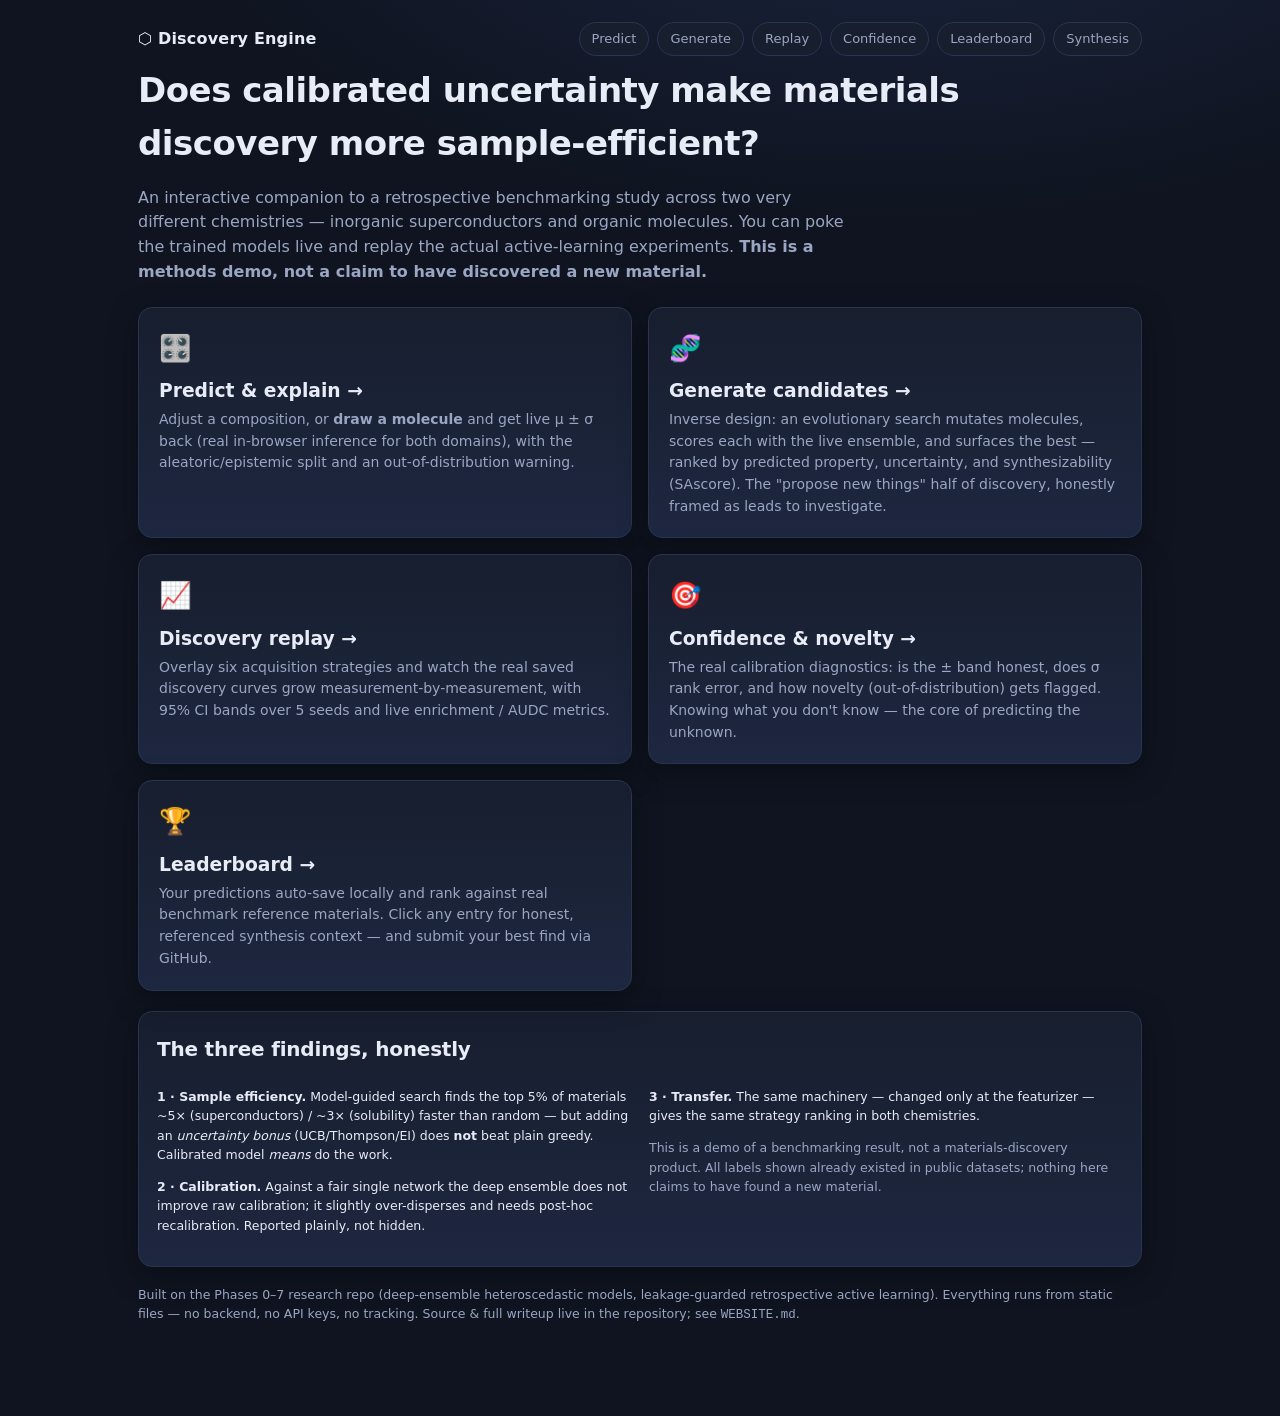
<file: web/index.html>
<!doctype html>
<html lang="en">
<head>
<meta charset="utf-8">
<meta name="viewport" content="width=device-width,initial-scale=1">
<title>Uncertainty-Driven Materials Discovery — interactive demo</title>
<meta name="description" content="Interactive demo of a retrospective benchmark: does calibrated predictive uncertainty make materials discovery more sample-efficient, and does it transfer across chemistries?">
<link rel="stylesheet" href="shared/site.css">
</head>
<body>
<div class="wrap">
  <div class="top">
    <span class="brand">⬡ Discovery Engine</span>
    <nav>
      <a class="pill" href="predict/">Predict</a>
      <a class="pill" href="generator/">Generate</a>
      <a class="pill" href="replay/">Replay</a>
      <a class="pill" href="novelty/">Confidence</a>
      <a class="pill" href="leaderboard/">Leaderboard</a>
      <a class="pill" href="retro/">Synthesis</a>
    </nav>
  </div>

  <h1>Does calibrated uncertainty make materials discovery more sample-efficient?</h1>
  <p class="sub">
    An interactive companion to a retrospective benchmarking study across two very
    different chemistries — inorganic superconductors and organic molecules. You can
    poke the trained models live and replay the actual active-learning experiments.
    <b>This is a methods demo, not a claim to have discovered a new material.</b>
  </p>

  <div class="hero-cards" style="margin-top:22px">
    <a class="hero-card" href="predict/">
      <div class="emoji">🎛️</div>
      <h3>Predict &amp; explain →</h3>
      <p>Adjust a composition, or <b>draw a molecule</b> and get live μ ± σ back
         (real in-browser inference for both domains), with the aleatoric/epistemic
         split and an out-of-distribution warning.</p>
    </a>
    <a class="hero-card" href="generator/">
      <div class="emoji">🧬</div>
      <h3>Generate candidates →</h3>
      <p>Inverse design: an evolutionary search mutates molecules, scores each with
         the live ensemble, and surfaces the best — ranked by predicted property,
         uncertainty, and synthesizability (SAscore). The "propose new things" half
         of discovery, honestly framed as leads to investigate.</p>
    </a>
    <a class="hero-card" href="replay/">
      <div class="emoji">📈</div>
      <h3>Discovery replay →</h3>
      <p>Overlay six acquisition strategies and watch the real saved discovery
         curves grow measurement-by-measurement, with 95% CI bands over 5 seeds and
         live enrichment / AUDC metrics.</p>
    </a>
    <a class="hero-card" href="novelty/">
      <div class="emoji">🎯</div>
      <h3>Confidence &amp; novelty →</h3>
      <p>The real calibration diagnostics: is the ± band honest, does σ rank error,
         and how novelty (out-of-distribution) gets flagged. Knowing what you don't
         know — the core of predicting the unknown.</p>
    </a>
    <a class="hero-card" href="leaderboard/">
      <div class="emoji">🏆</div>
      <h3>Leaderboard →</h3>
      <p>Your predictions auto-save locally and rank against real benchmark
         reference materials. Click any entry for honest, referenced synthesis
         context — and submit your best find via GitHub.</p>
    </a>
  </div>

  <div class="card" style="margin-top:20px">
    <h2>The three findings, honestly</h2>
    <div class="grid cols2">
      <div>
        <p class="small"><b>1 · Sample efficiency.</b> Model-guided search finds the
        top 5% of materials ~5× (superconductors) / ~3× (solubility) faster than
        random — but adding an <i>uncertainty bonus</i> (UCB/Thompson/EI) does
        <b>not</b> beat plain greedy. Calibrated model <i>means</i> do the work.</p>
        <p class="small"><b>2 · Calibration.</b> Against a fair single network the
        deep ensemble does not improve raw calibration; it slightly over-disperses
        and needs post-hoc recalibration. Reported plainly, not hidden.</p>
      </div>
      <div>
        <p class="small"><b>3 · Transfer.</b> The same machinery — changed only at
        the featurizer — gives the same strategy ranking in both chemistries.</p>
        <p class="small muted" id="proj-caveat"></p>
      </div>
    </div>
  </div>

  <p class="small muted" style="margin-top:18px">
    Built on the Phases 0–7 research repo (deep-ensemble heteroscedastic models,
    leakage-guarded retrospective active learning). Everything runs from static
    files — no backend, no API keys, no tracking. Source &amp; full writeup live in
    the repository; see <span class="mono">WEBSITE.md</span>.
  </p>
</div>
<script src="shared/caveats.js"></script>
<script>document.getElementById('proj-caveat').textContent = window.CAVEATS.project;</script>
</body>
</html>
</file>
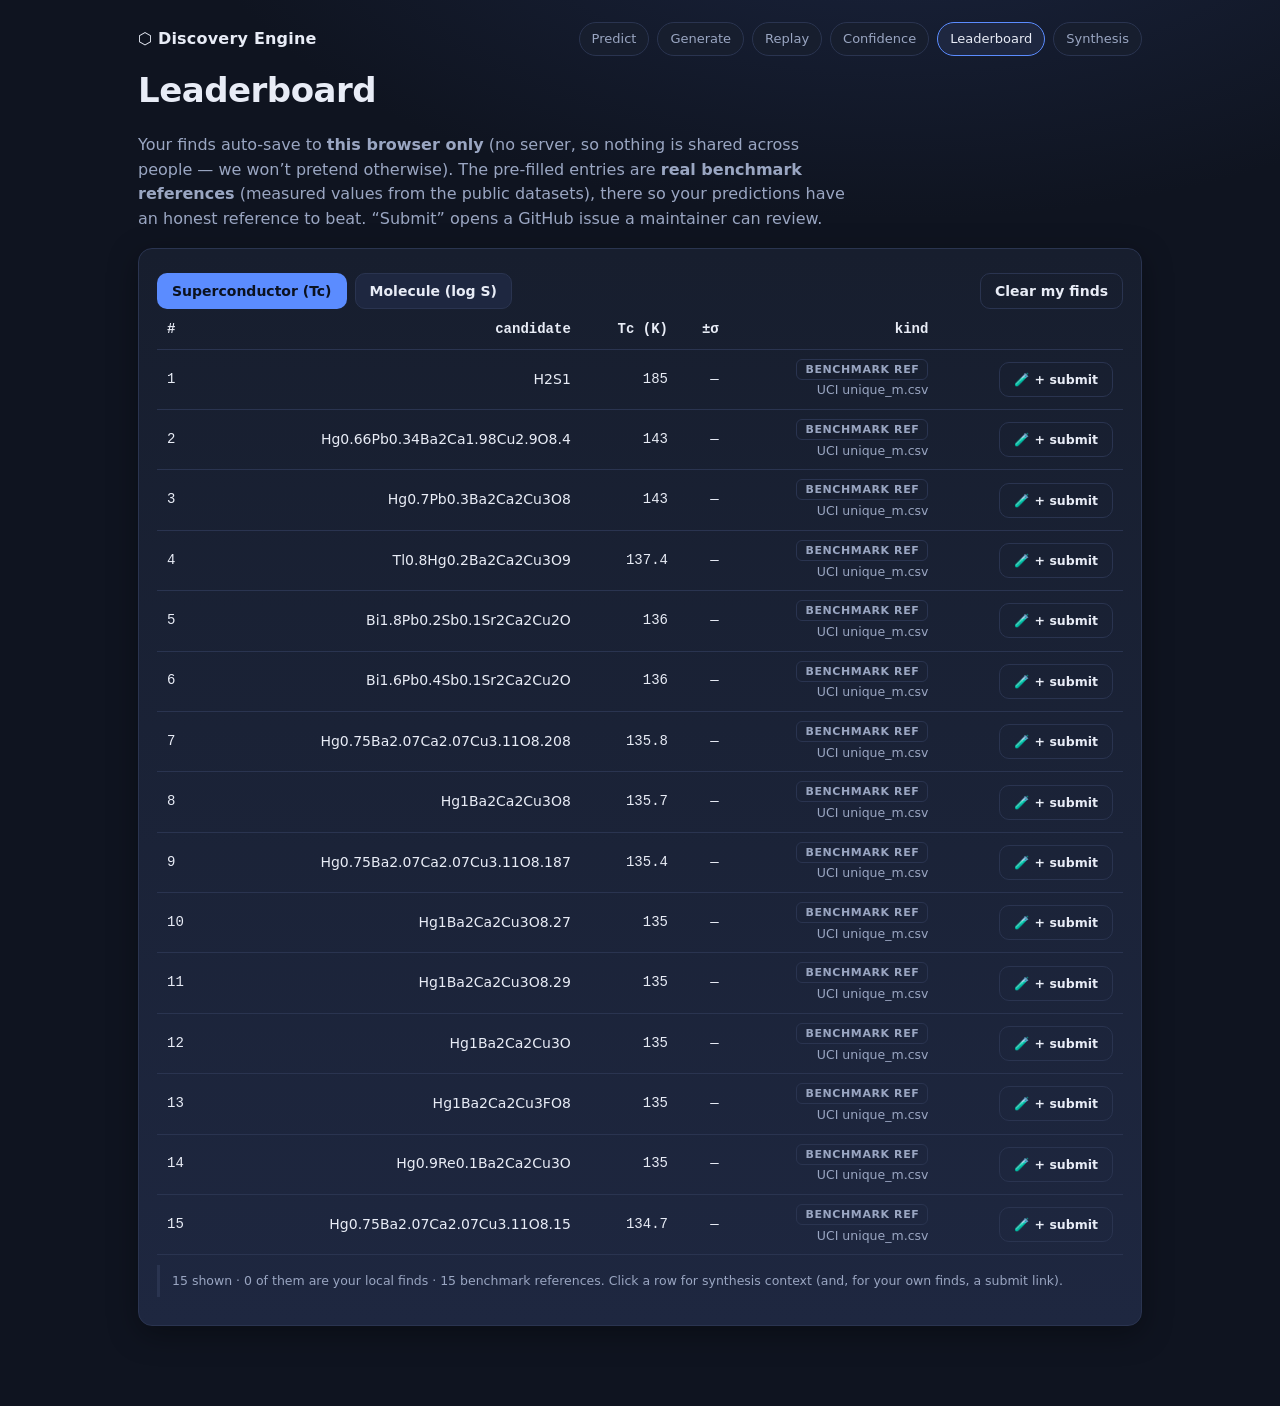
<file: web/leaderboard/index.html>
<!doctype html>
<html lang="en">
<head>
<meta charset="utf-8">
<meta name="viewport" content="width=device-width,initial-scale=1">
<title>Leaderboard — Discovery Engine</title>
<link rel="stylesheet" href="../shared/site.css">
<link rel="stylesheet" href="../replay/styles.css">
</head>
<body>
<div class="wrap">
  <div class="top">
    <a class="brand" href="../" style="color:inherit">⬡ Discovery Engine</a>
    <nav>
      <a class="pill" href="../predict/">Predict</a>
      <a class="pill" href="../generator/">Generate</a>
      <a class="pill" href="../replay/">Replay</a>
      <a class="pill" href="../novelty/">Confidence</a>
      <a class="pill active" href="./">Leaderboard</a>
      <a class="pill" href="../retro/">Synthesis</a>
    </nav>
  </div>

  <h1>Leaderboard</h1>
  <p class="sub" id="framing"></p>

  <div class="card" style="margin-top:14px">
    <div class="btnrow">
      <button class="btn primary" id="dom-sc">Superconductor (Tc)</button>
      <button class="btn" id="dom-mol">Molecule (log S)</button>
      <span style="margin-left:auto"></span>
      <button class="btn ghost" id="clear">Clear my finds</button>
    </div>
    <div class="tablewrap">
      <table id="board">
        <thead><tr><th>#</th><th>candidate</th><th id="metric-h">value</th><th>±σ</th><th>kind</th><th></th></tr></thead>
        <tbody></tbody>
      </table>
    </div>
    <p class="note small" id="note"></p>
  </div>
</div>

<!-- synthesis modal -->
<div class="modal" id="synth-modal">
  <div class="modal-box">
    <div class="modal-head"><b id="synth-title">Synthesis context</b>
      <button class="btn ghost" id="synth-close">✕</button></div>
    <div id="synth-body"></div>
  </div>
</div>

<script src="../shared/caveats.js"></script>
<script src="../shared/leaderboard.js"></script>
<script src="../shared/synthesis.js"></script>
<script src="app.js"></script>
</body>
</html>
</file>
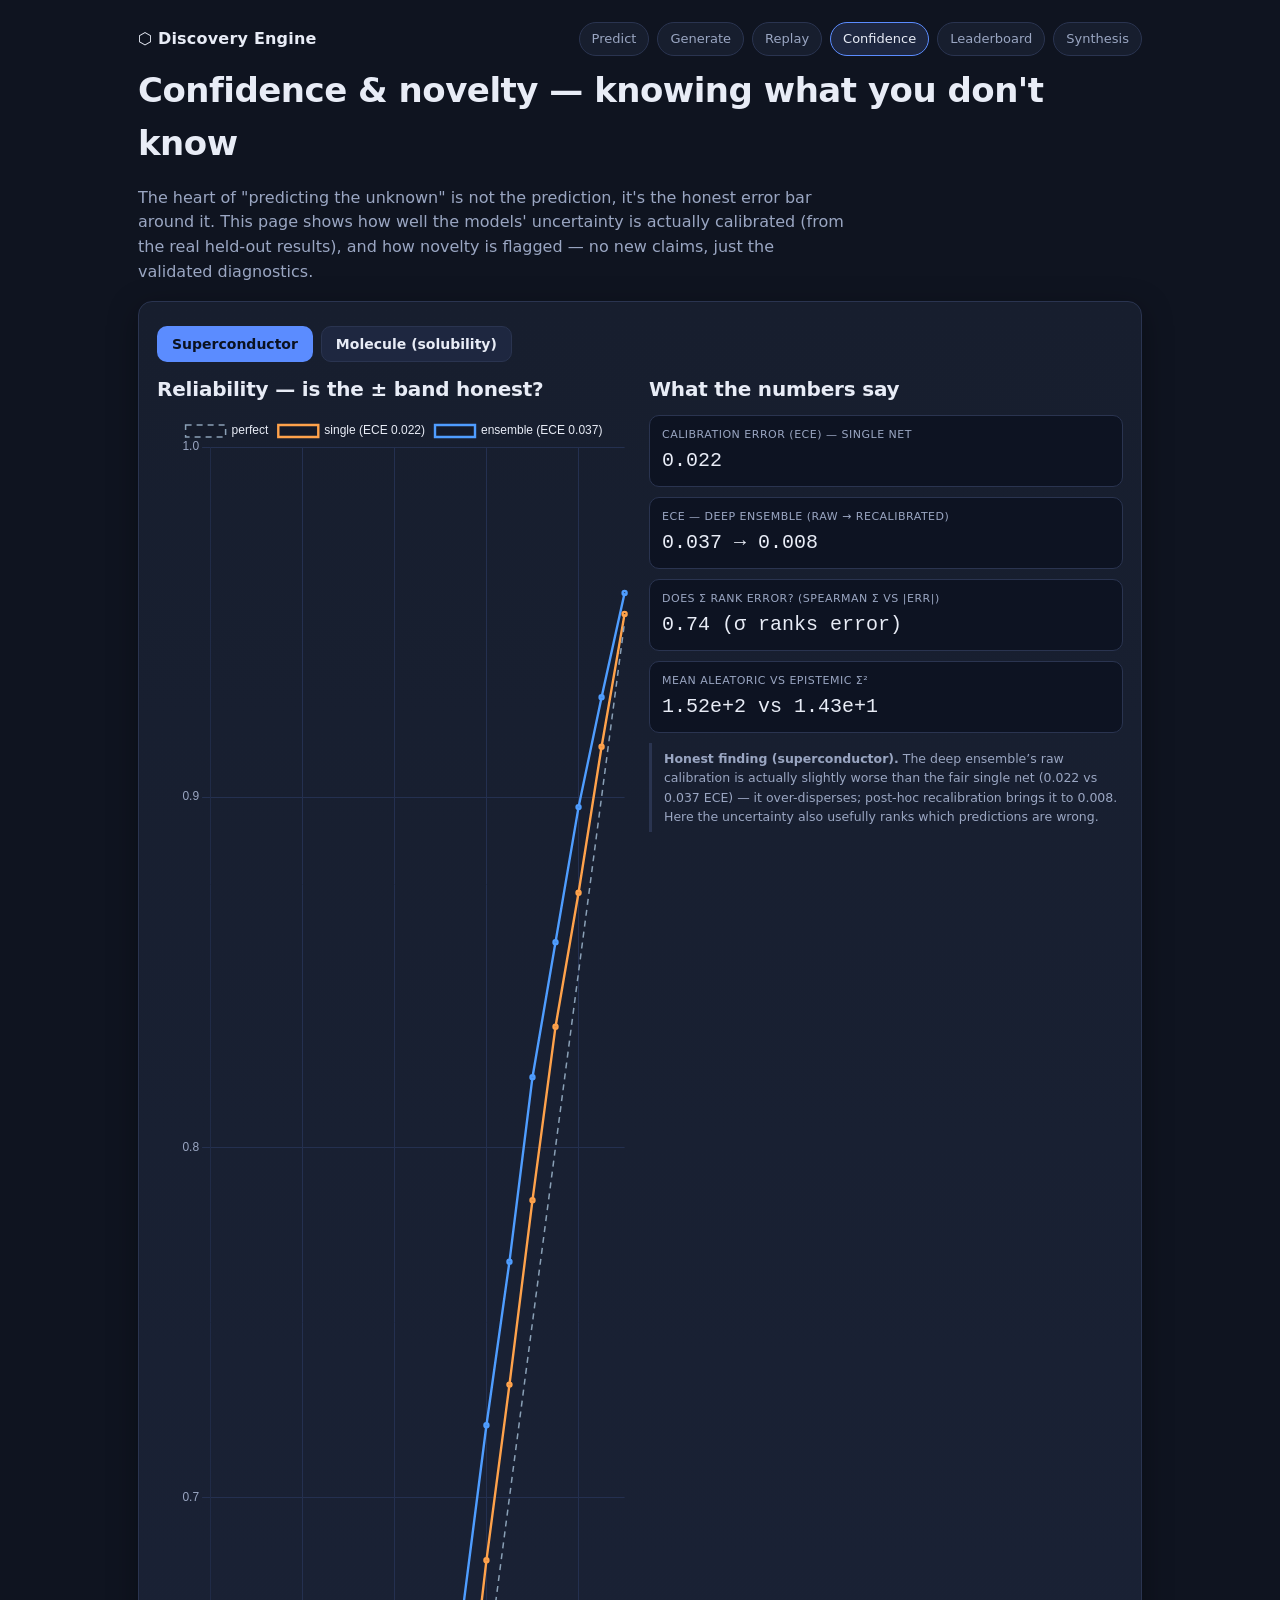
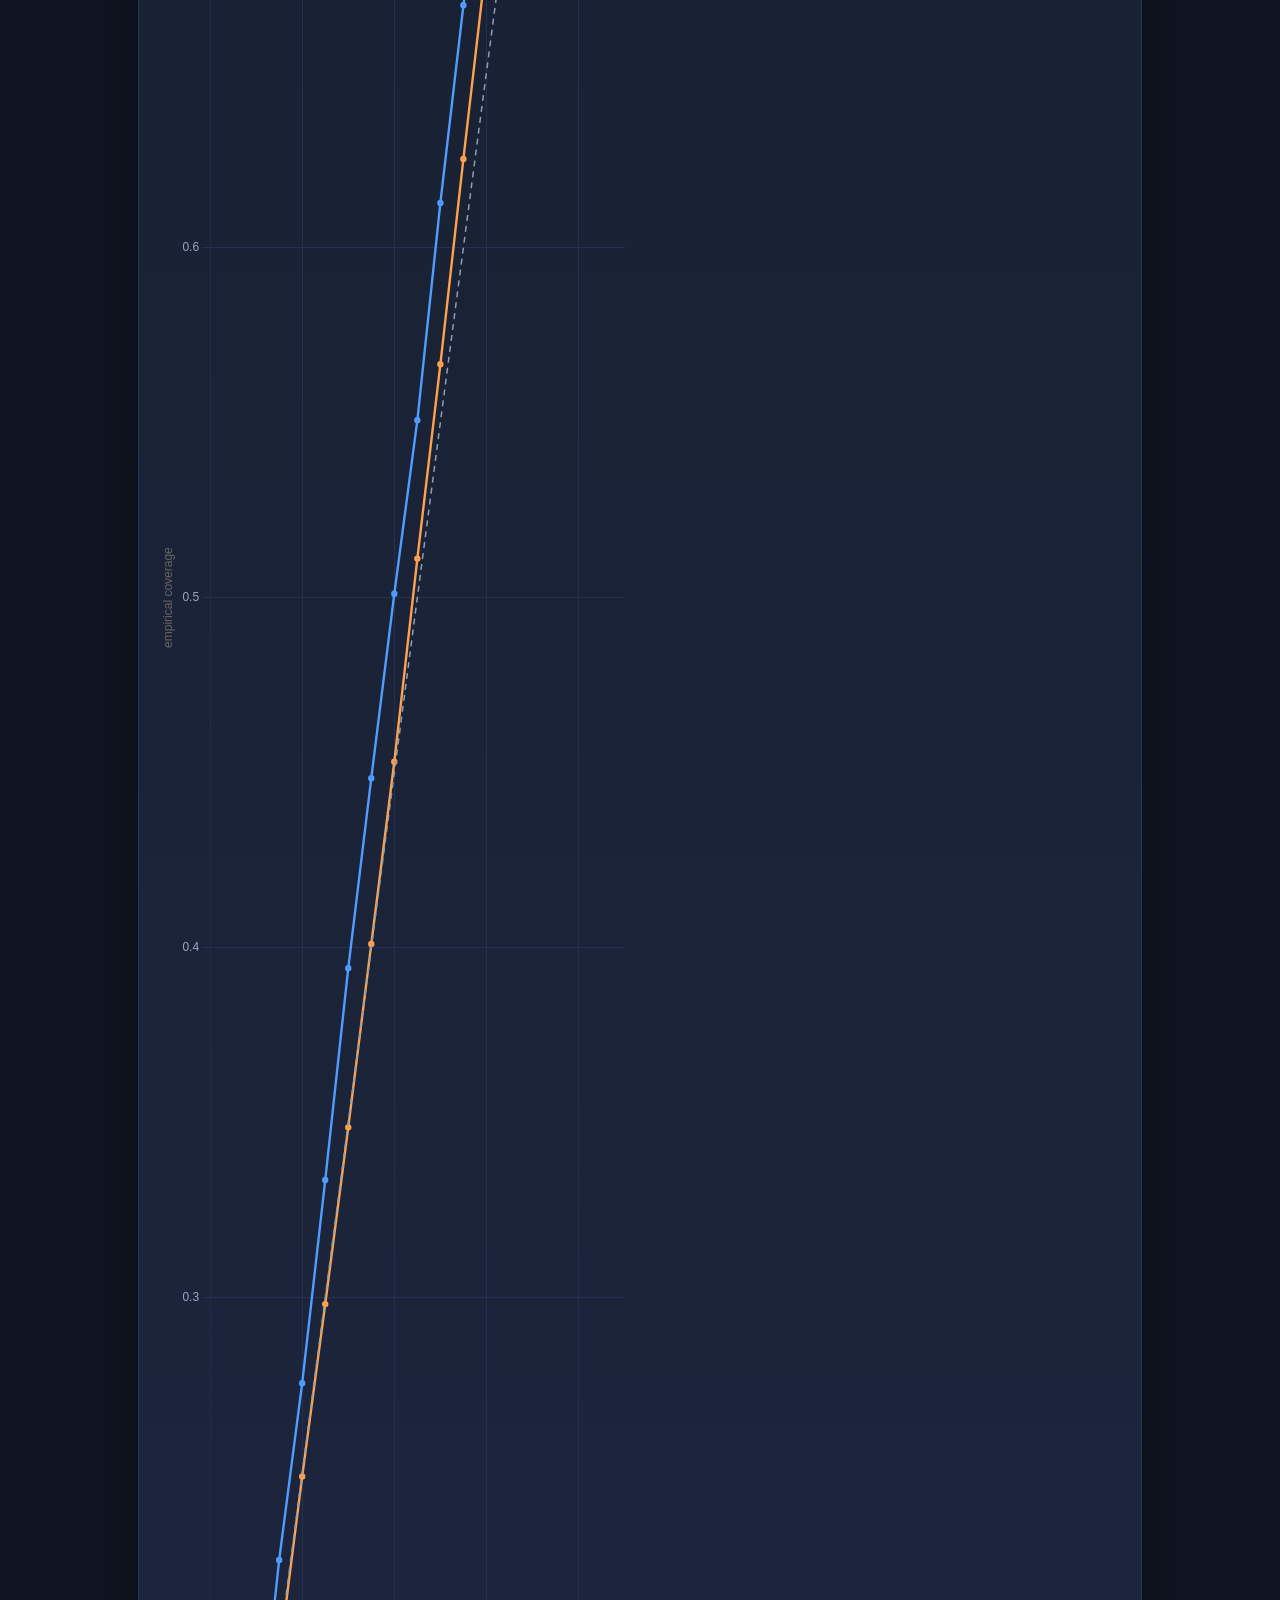
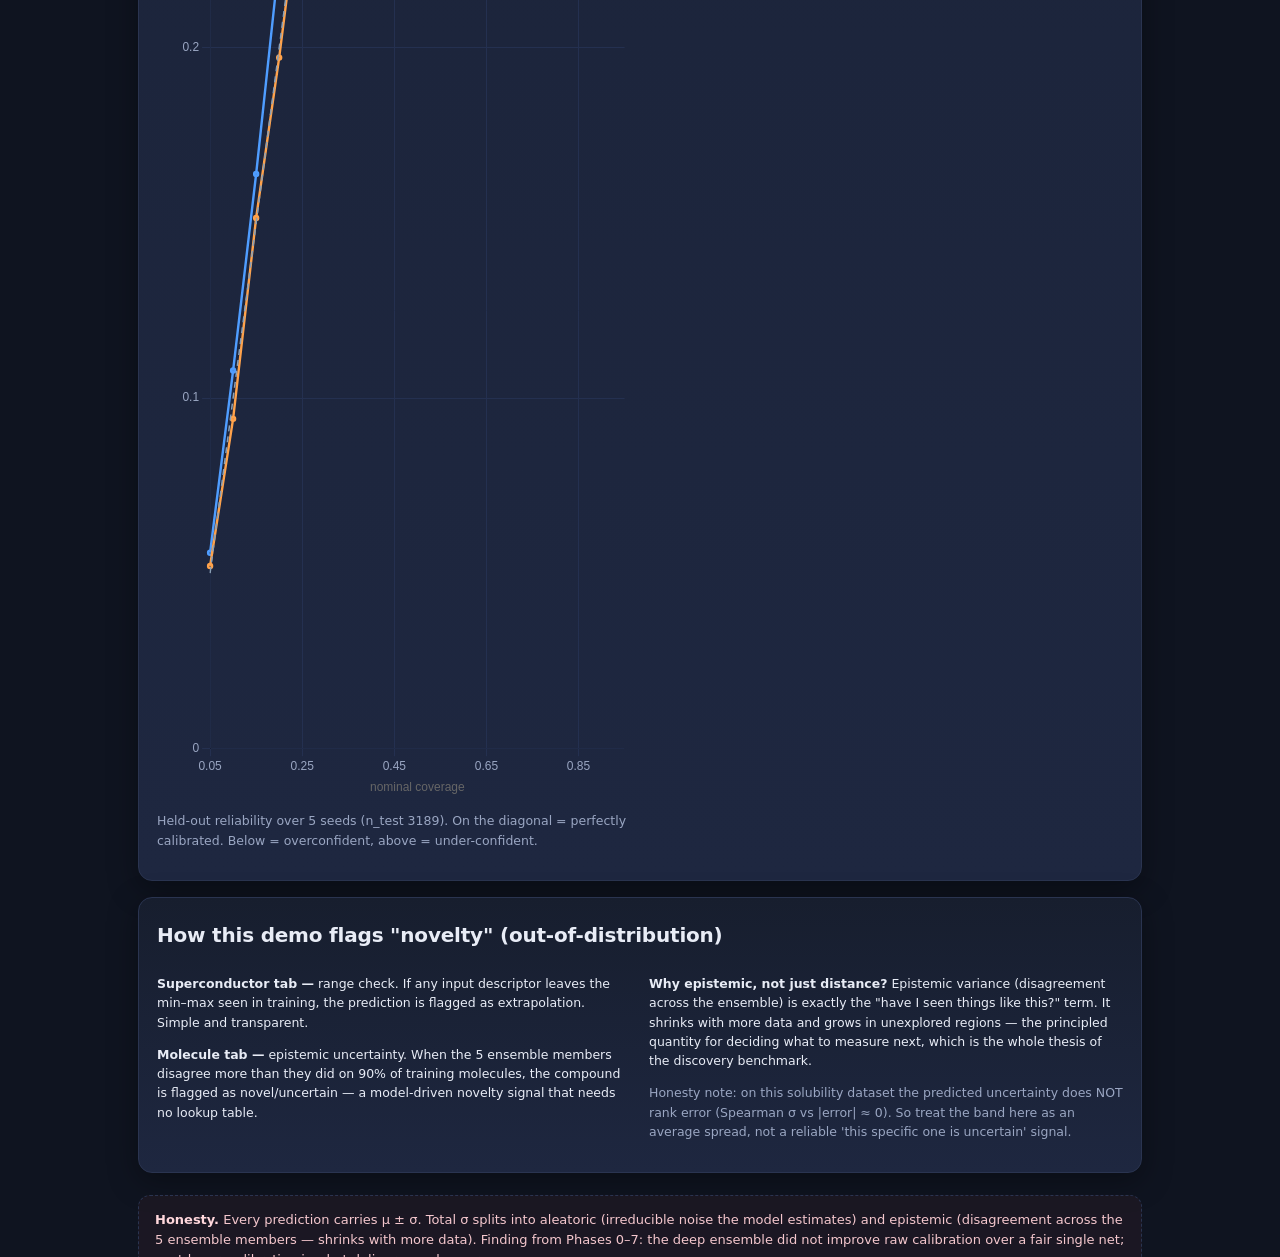
<file: web/novelty/index.html>
<!doctype html>
<html lang="en">
<head>
<meta charset="utf-8">
<meta name="viewport" content="width=device-width,initial-scale=1">
<title>Confidence &amp; Novelty — Discovery Engine</title>
<link rel="stylesheet" href="../shared/site.css">
</head>
<body>
<div class="wrap">
  <div class="top">
    <a class="brand" href="../" style="color:inherit">⬡ Discovery Engine</a>
    <nav>
      <a class="pill" href="../predict/">Predict</a>
      <a class="pill" href="../generator/">Generate</a>
      <a class="pill" href="../replay/">Replay</a>
      <a class="pill active" href="./">Confidence</a>
      <a class="pill" href="../leaderboard/">Leaderboard</a>
      <a class="pill" href="../retro/">Synthesis</a>
    </nav>
  </div>

  <h1>Confidence &amp; novelty — knowing what you don't know</h1>
  <p class="sub">The heart of "predicting the unknown" is not the prediction, it's
    the honest error bar around it. This page shows how well the models' uncertainty
    is actually calibrated (from the real held-out results), and how novelty is
    flagged — no new claims, just the validated diagnostics.</p>

  <div class="card" style="margin-top:14px">
    <div class="btnrow">
      <button class="btn primary" id="dom-sc">Superconductor</button>
      <button class="btn" id="dom-mol">Molecule (solubility)</button>
    </div>
    <div class="grid cols2" style="margin-top:8px">
      <div>
        <h2>Reliability — is the ± band honest?</h2>
        <canvas id="rel" height="150"></canvas>
        <p class="small muted" id="rel-cap"></p>
      </div>
      <div>
        <h2>What the numbers say</h2>
        <div class="kpis" style="flex-direction:column">
          <div class="kpi"><div class="l">calibration error (ECE) — single net</div><div class="v" id="k-es">—</div></div>
          <div class="kpi"><div class="l">ECE — deep ensemble (raw → recalibrated)</div><div class="v" id="k-ee">—</div></div>
          <div class="kpi"><div class="l">does σ rank error? (Spearman σ vs |err|)</div><div class="v" id="k-sp">—</div></div>
          <div class="kpi"><div class="l">mean aleatoric vs epistemic σ²</div><div class="v" id="k-ae">—</div></div>
        </div>
        <p class="note small" id="finding"></p>
      </div>
    </div>
  </div>

  <div class="card" style="margin-top:16px">
    <h2>How this demo flags "novelty" (out-of-distribution)</h2>
    <div class="grid cols2">
      <div>
        <p class="small"><b>Superconductor tab —</b> range check. If any input
        descriptor leaves the min–max seen in training, the prediction is flagged as
        extrapolation. Simple and transparent.</p>
        <p class="small"><b>Molecule tab —</b> epistemic uncertainty. When the 5
        ensemble members disagree more than they did on 90% of training molecules,
        the compound is flagged as novel/uncertain — a model-driven novelty signal
        that needs no lookup table.</p>
      </div>
      <div>
        <p class="small"><b>Why epistemic, not just distance?</b> Epistemic variance
        (disagreement across the ensemble) is exactly the "have I seen things like
        this?" term. It shrinks with more data and grows in unexplored regions — the
        principled quantity for deciding what to measure next, which is the whole
        thesis of the discovery benchmark.</p>
        <p class="small muted" id="ood-note"></p>
      </div>
    </div>
  </div>

  <div class="footer-caveat" id="honesty"></div>
</div>

<script src="../shared/caveats.js"></script>
<script src="../vendor/chart.umd.min.js"></script>
<script src="app.js"></script>
</body>
</html>
</file>
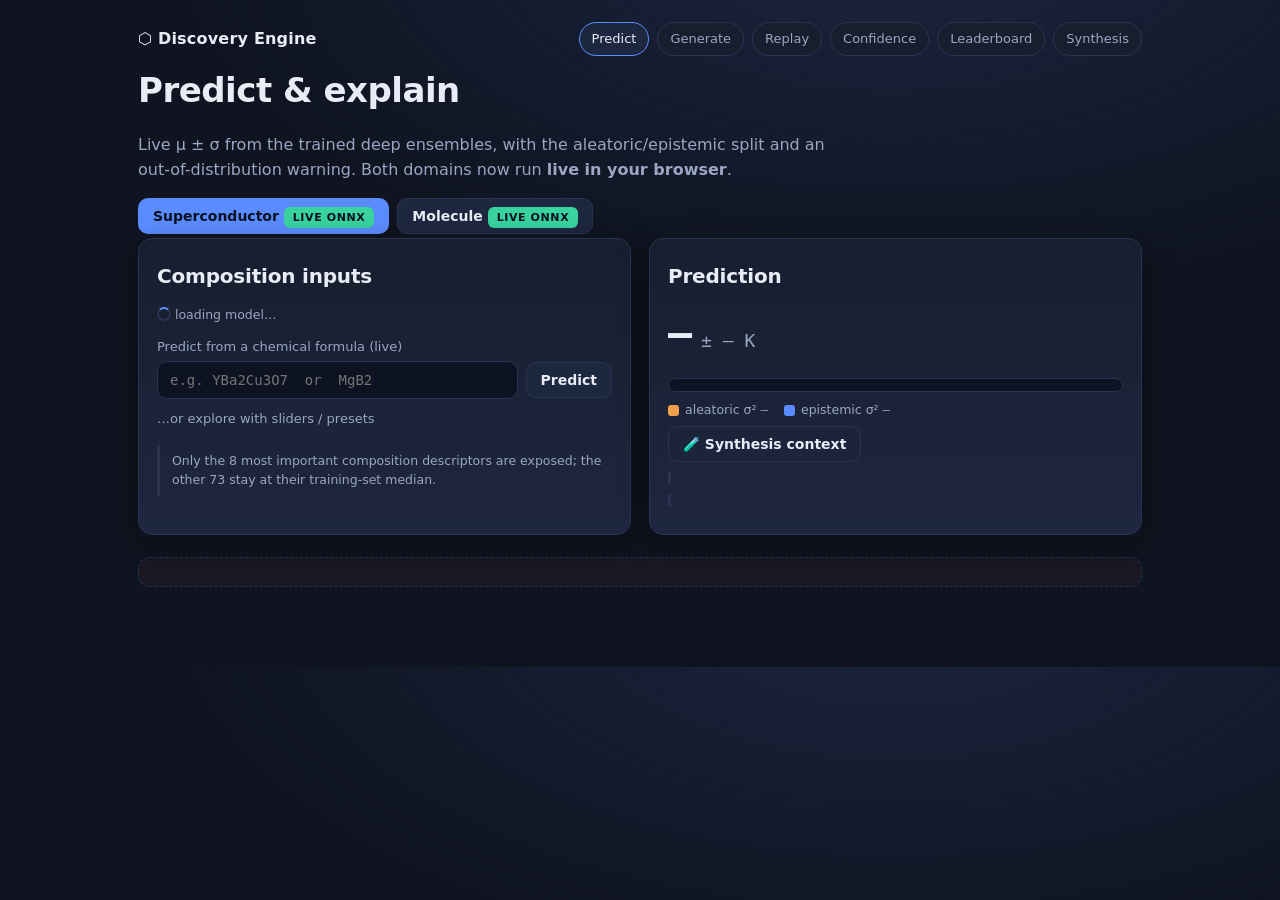
<file: web/predict/index.html>
<!doctype html>
<html lang="en">
<head>
<meta charset="utf-8">
<meta name="viewport" content="width=device-width,initial-scale=1">
<title>Predict &amp; explain — Discovery Engine</title>
<link rel="stylesheet" href="../shared/site.css">
<link rel="stylesheet" href="styles.css">
</head>
<body>
<div class="wrap">
  <div class="top">
    <a class="brand" href="../" style="color:inherit">⬡ Discovery Engine</a>
    <nav>
      <a class="pill active" href="./">Predict</a>
      <a class="pill" href="../generator/">Generate</a>
      <a class="pill" href="../replay/">Replay</a>
      <a class="pill" href="../novelty/">Confidence</a>
      <a class="pill" href="../leaderboard/">Leaderboard</a>
      <a class="pill" href="../retro/">Synthesis</a>
    </nav>
  </div>

  <h1>Predict &amp; explain</h1>
  <p class="sub">Live μ ± σ from the trained deep ensembles, with the
    aleatoric/epistemic split and an out-of-distribution warning. Both domains now
    run <b>live in your browser</b>.</p>
  <div class="btnrow" style="margin:12px 0 4px">
    <button class="btn primary" id="tab-sc">Superconductor <span class="tag live">live onnx</span></button>
    <button class="btn" id="tab-mol">Molecule <span class="tag live">live onnx</span></button>
  </div>

  <!-- ================= SUPERCONDUCTOR ================= -->
  <section id="panel-sc">
    <div class="grid cols2">
      <div class="card">
        <h2>Composition inputs</h2>
        <p class="small muted" id="sc-status"><span class="spinner"></span> loading model…</p>
        <label for="sc-formula">Predict from a chemical formula (live)</label>
        <div class="slider-row">
          <input type="text" id="sc-formula" placeholder="e.g. YBa2Cu3O7  or  MgB2" autocomplete="off">
          <button class="btn" id="sc-formula-go">Predict</button>
        </div>
        <div class="alert" id="sc-formula-note"></div>
        <label>…or explore with sliders / presets</label>
        <div class="btnrow" id="sc-presets"></div>
        <div id="sc-sliders"></div>
        <p class="note small">Only the 8 most important composition descriptors are
          exposed; the other 73 stay at their training-set median.</p>
      </div>
      <div class="card">
        <h2>Prediction</h2>
        <div class="readout">
          <span class="big" id="sc-mu">—</span>
          <span class="pm">± <span id="sc-sigma">—</span> K</span>
        </div>
        <div class="small muted" id="sc-target"></div>
        <div style="margin-top:14px">
          <div class="bar"><div class="alea" id="sc-alea-bar"></div><div class="epi" id="sc-epi-bar"></div></div>
          <div class="legend">
            <span><span class="sw" style="background:var(--alea)"></span>aleatoric σ² <span class="mono" id="sc-alea">—</span></span>
            <span><span class="sw" style="background:var(--epi)"></span>epistemic σ² <span class="mono" id="sc-epi">—</span></span>
          </div>
        </div>
        <div class="alert" id="sc-ood"></div>
        <div class="alert ok" id="sc-preset-note"></div>
        <div id="sc-stab" class="note small" style="display:none"></div>
        <div class="btnrow"><button class="btn ghost" id="sc-synth">🧪 Synthesis context</button>
          <span class="small muted" id="sc-saved"></span></div>
        <p class="note small" id="sc-tcif"></p>
        <p class="note small" id="sc-sigmarank"></p>
      </div>
    </div>
  </section>

  <!-- ================= MOLECULE ================= -->
  <section id="panel-mol" style="display:none">
    <div class="grid cols2">
      <div class="card">
        <h2>Draw or enter a molecule</h2>
        <p class="small muted" id="mol-status"><span class="spinner"></span> loading RDKit + model…</p>
        <div class="btnrow">
          <button class="btn primary" id="mol-draw">✏️ Draw a structure</button>
        </div>
        <label for="mol-smiles">…or type a SMILES and predict live</label>
        <div class="slider-row">
          <input type="text" id="mol-smiles" placeholder="e.g. CC(=O)Oc1ccccc1C(=O)O" autocomplete="off">
          <button class="btn" id="mol-go">Predict</button>
        </div>
        <label for="mol-select">…or pick a known example</label>
        <select id="mol-select"></select>
        <div class="alert" id="mol-gate"></div>
        <p class="note small">Live inference: RDKit.js computes the same Morgan
          fingerprint + descriptors the model was trained on, then the ONNX ensemble
          runs in your browser. Works for organic molecules only.</p>
      </div>
      <div class="card">
        <h2>Prediction</h2>
        <div class="small muted mono" id="mol-name">—</div>
        <div class="readout" style="margin-top:6px">
          <span class="big" id="mol-mu">—</span>
          <span class="pm">± <span id="mol-sigma">—</span></span>
        </div>
        <div class="small muted" id="mol-target"></div>
        <div style="display:flex;gap:12px;align-items:center;margin-top:8px;flex-wrap:wrap">
          <div class="molstruct" id="mol-struct"></div>
          <div>
            <div class="small">synthesizability (SAscore): <b id="mol-sa">—</b>/10 <span class="muted small" id="mol-sa-kind"></span></div>
            <div class="btnrow" style="margin-top:6px"><button class="btn ghost small" id="mol-3d">🧊 3D</button><button class="btn ghost small" id="mol-2d">▱ 2D</button></div>
          </div>
        </div>
        <div class="small" style="margin-top:6px" id="mol-true-wrap">measured (truth): <span class="mono" id="mol-true">—</span></div>
        <div style="margin-top:14px">
          <div class="bar"><div class="alea" id="mol-alea-bar"></div><div class="epi" id="mol-epi-bar"></div></div>
          <div class="legend">
            <span><span class="sw" style="background:var(--alea)"></span>aleatoric σ² <span class="mono" id="mol-alea">—</span></span>
            <span><span class="sw" style="background:var(--epi)"></span>epistemic σ² <span class="mono" id="mol-epi">—</span></span>
          </div>
        </div>
        <div class="alert" id="mol-ood"></div>
        <div class="btnrow"><button class="btn ghost" id="mol-synth">🧪 Synthesis context</button>
          <button class="btn ghost" id="mol-tc">⚡ Tc if it superconducted?</button>
          <span class="small muted" id="mol-saved"></span></div>
        <div class="alert" id="mol-tc-out"></div>
        <p class="note small" id="mol-sigmarank"></p>
      </div>
    </div>
    <div class="footer-caveat" id="mol-footer"></div>
  </section>

  <div class="footer-caveat" id="uncertainty-note" style="margin-top:22px"></div>
</div>

<!-- ===== sketcher modal ===== -->
<div class="modal" id="sketch-modal">
  <div class="modal-box">
    <div class="modal-head"><b>Draw a molecule</b>
      <button class="btn ghost" id="sketch-close">✕</button></div>
    <div id="jsme-container" style="width:100%;max-width:420px;height:340px;margin:0 auto"></div>
    <div class="btnrow" style="justify-content:flex-end;margin-top:12px">
      <span class="small muted" style="margin-right:auto" id="sketch-note">Metals/inorganic atoms aren't supported here — use the Superconductor tab for those.</span>
      <button class="btn ghost" id="sketch-cancel">Cancel</button>
      <button class="btn primary" id="sketch-use">Use this structure →</button>
    </div>
  </div>
</div>

<!-- ===== synthesis modal ===== -->
<div class="modal" id="synth-modal">
  <div class="modal-box">
    <div class="modal-head"><b id="synth-title">Synthesis context</b>
      <button class="btn ghost" id="synth-close">✕</button></div>
    <div id="synth-body"></div>
  </div>
</div>

<script src="../shared/caveats.js"></script>
<script src="../shared/leaderboard.js"></script>
<script src="../shared/synthesis.js"></script>
<script src="../shared/scfeat.js"></script>
<script src="../shared/scmodel.js"></script>
<script src="../shared/smact.js"></script>
<script src="../shared/stability.js"></script>
<script>window.jsmeOnLoad = function(){ window.__jsmeReady = true; };</script>
<script src="../vendor/ort.min.js"></script>
<script src="../vendor/rdkit/RDKit_minimal.js"></script>
<script src="../vendor/3Dmol-min.js"></script>
<script src="../vendor/jsme/jsme.nocache.js"></script>
<script src="app.js"></script>
</body>
</html>
</file>
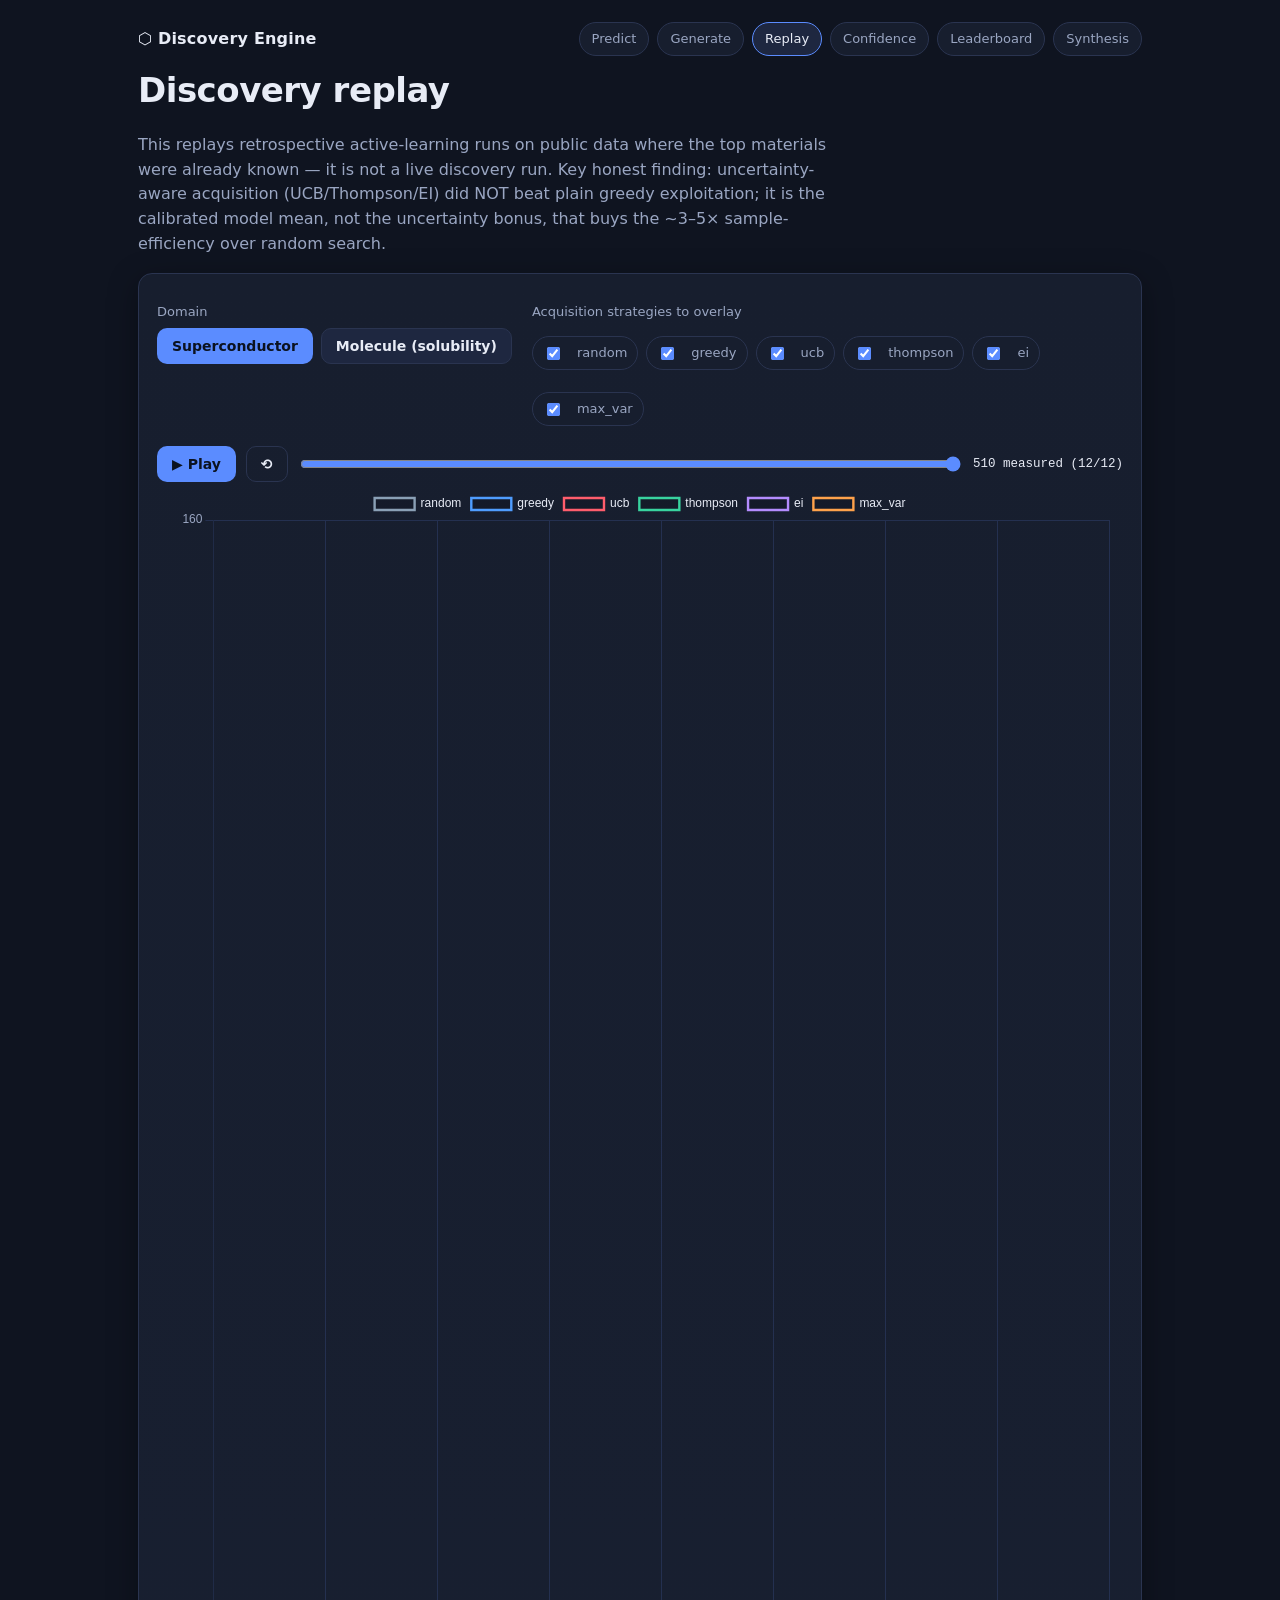
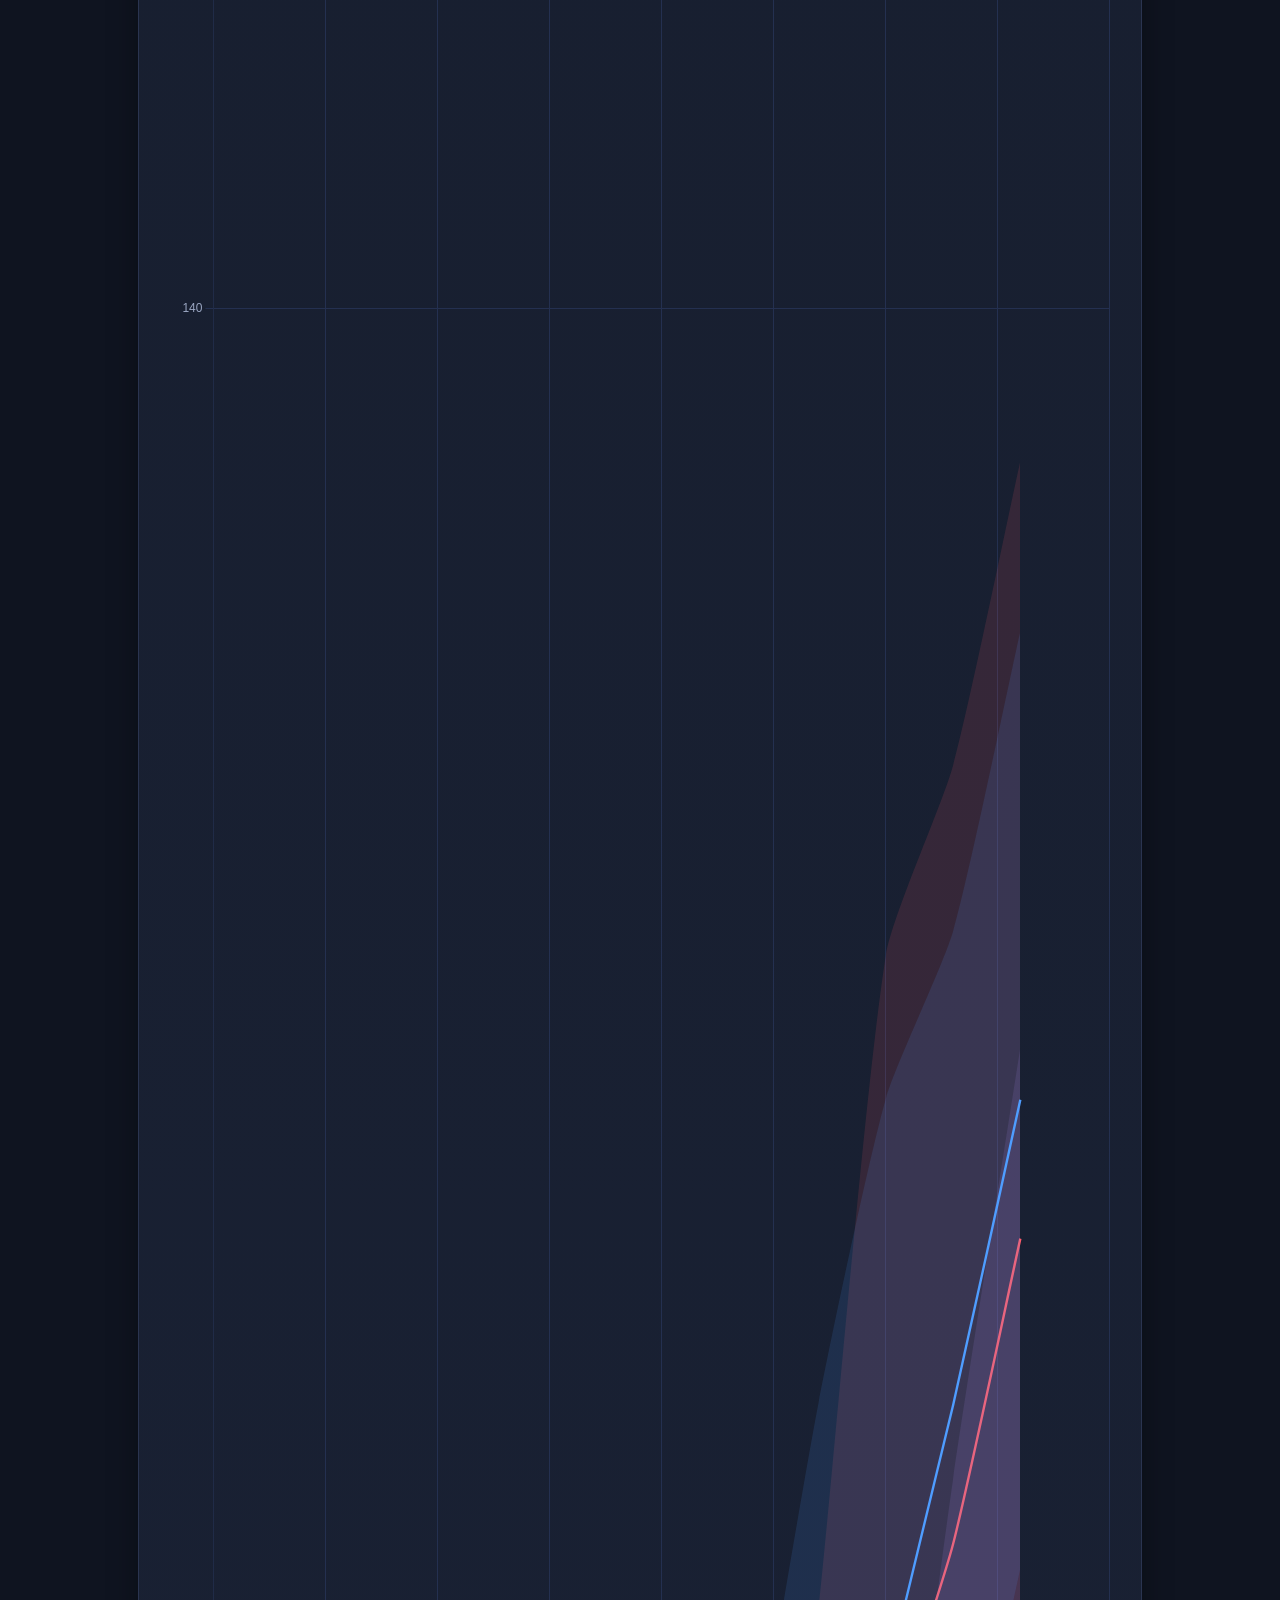
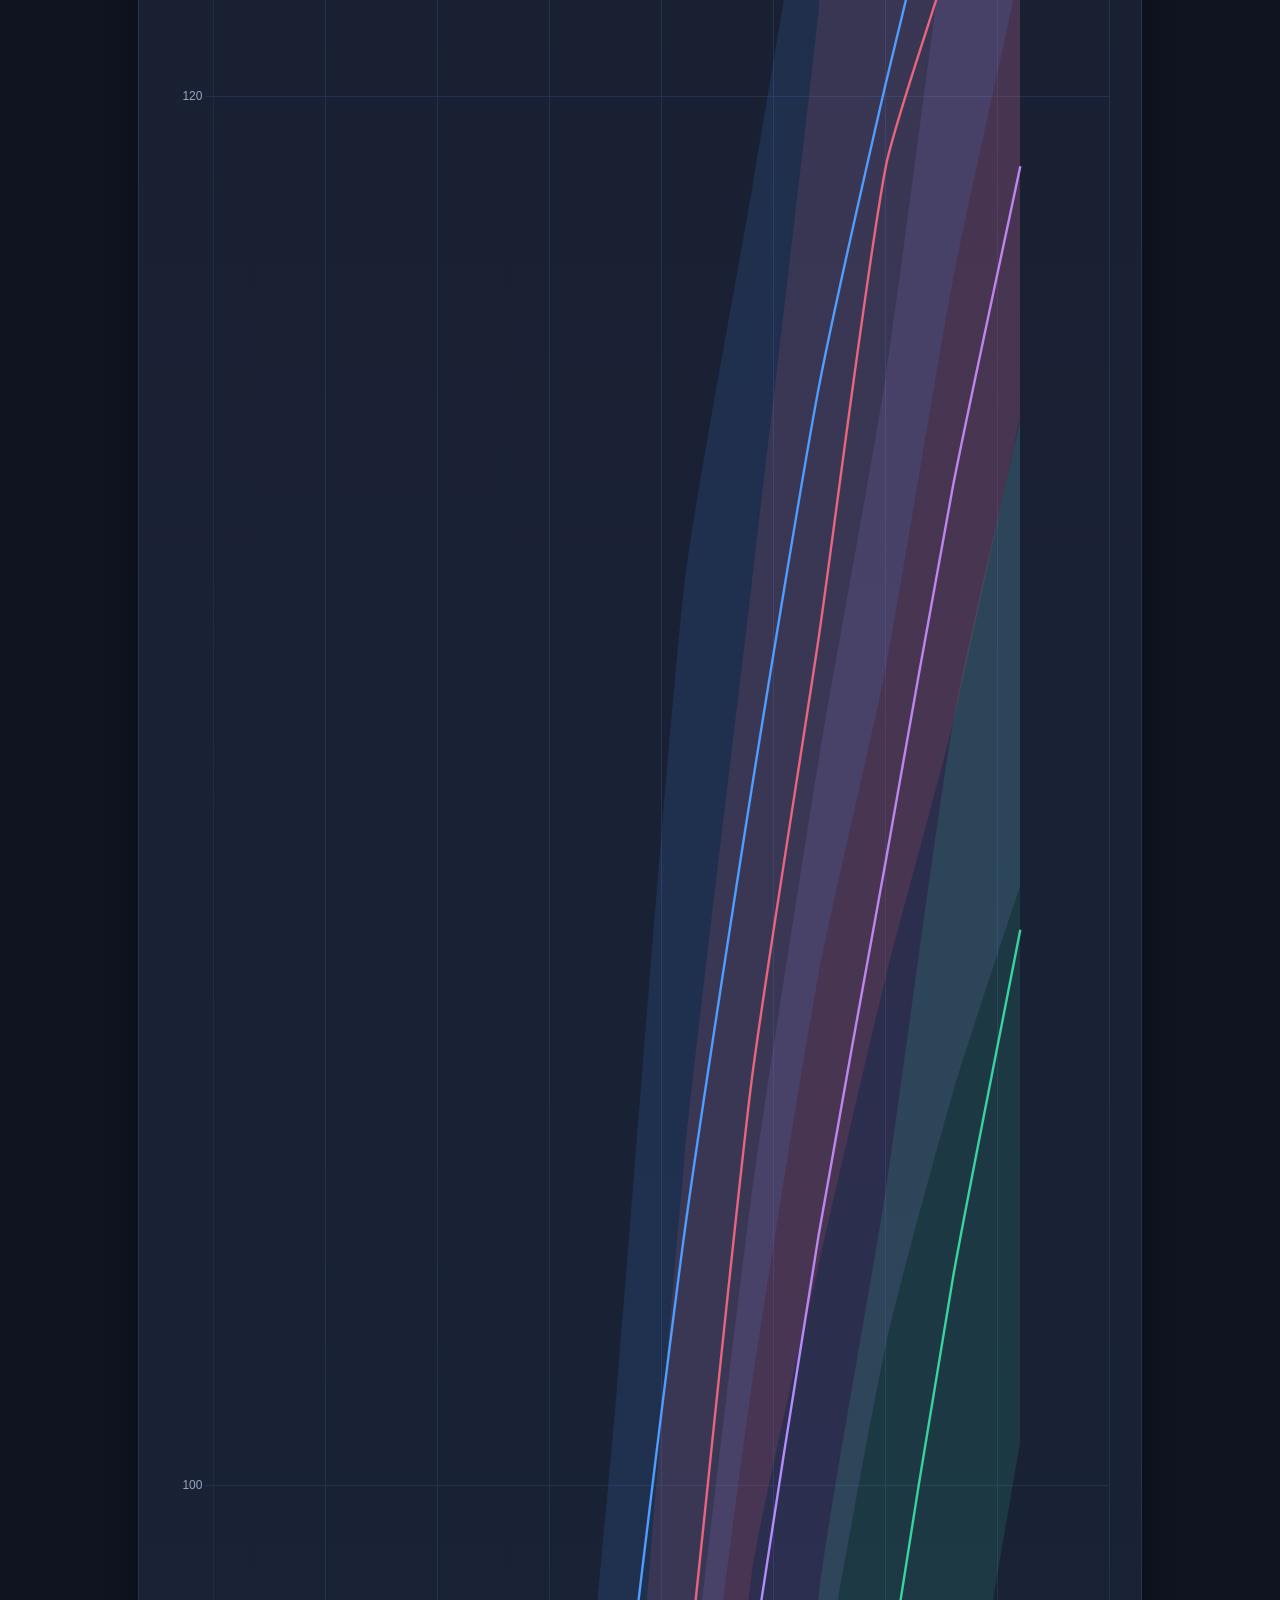
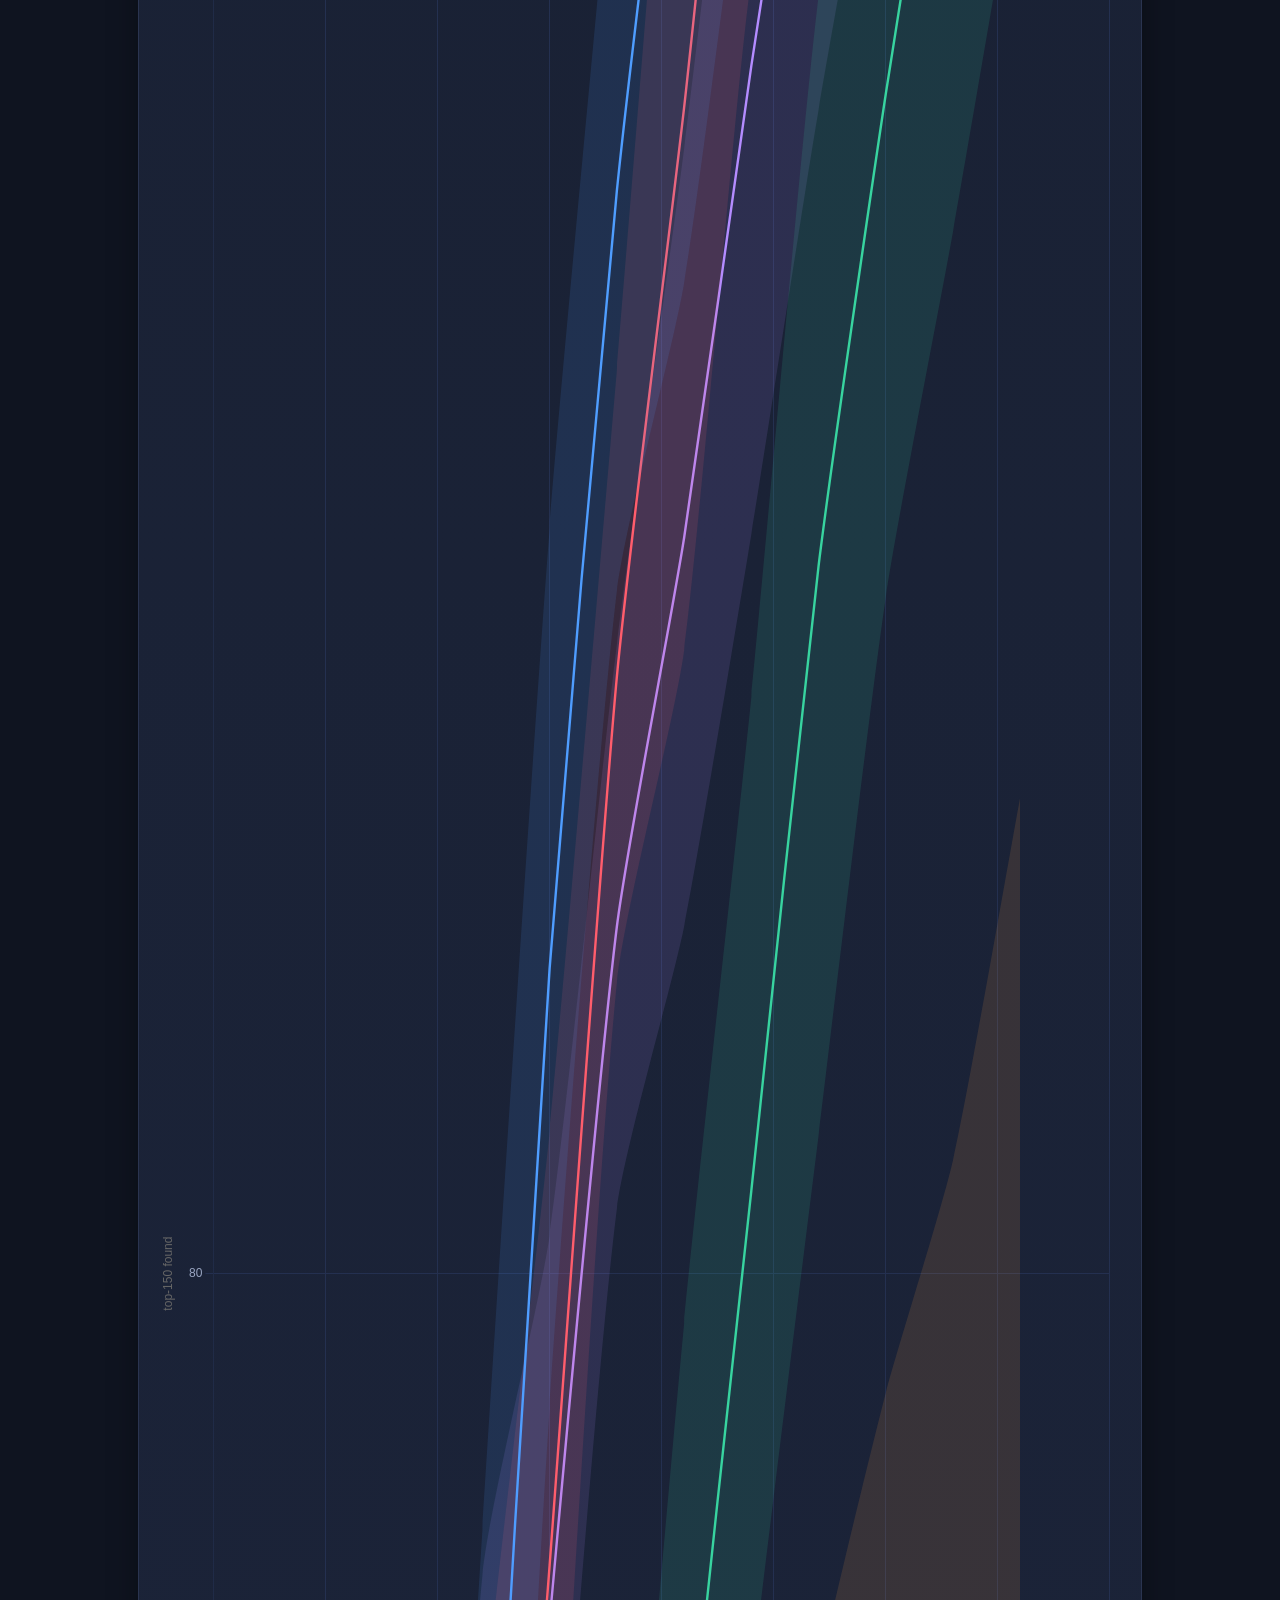
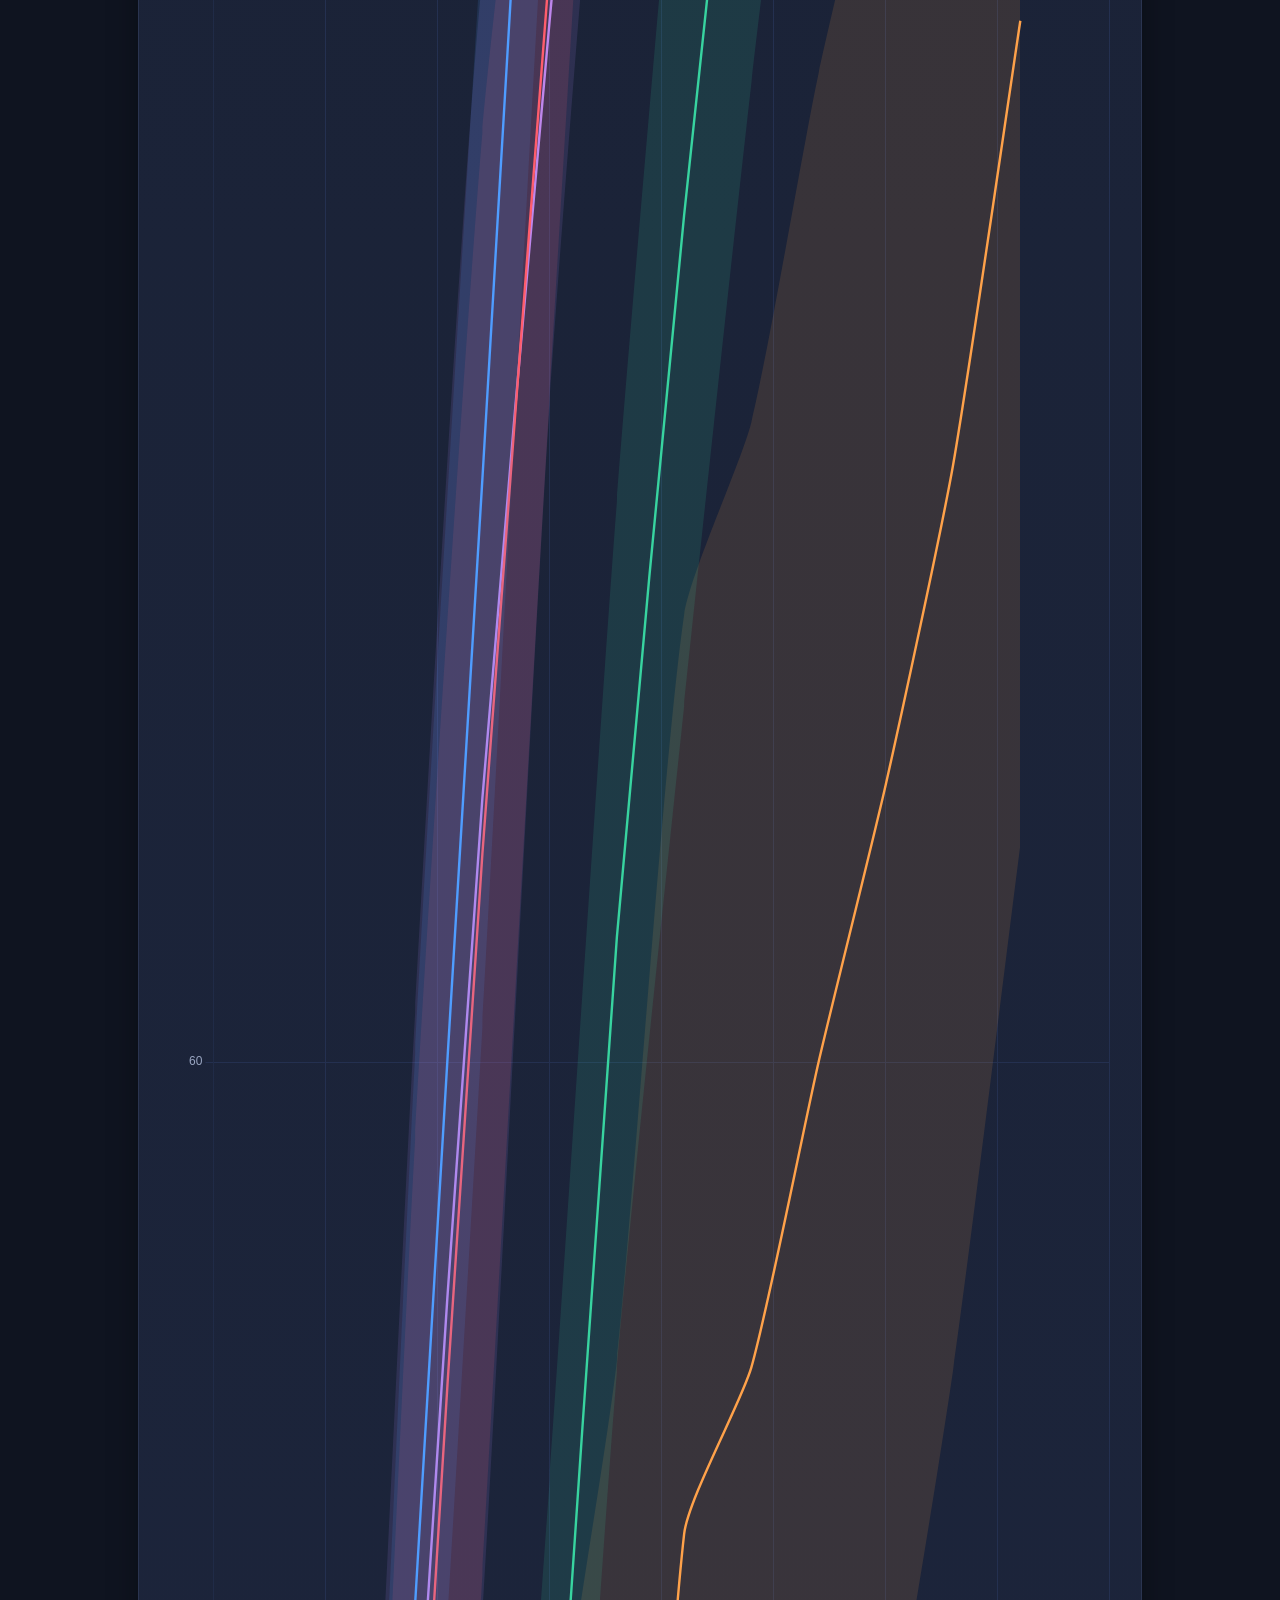
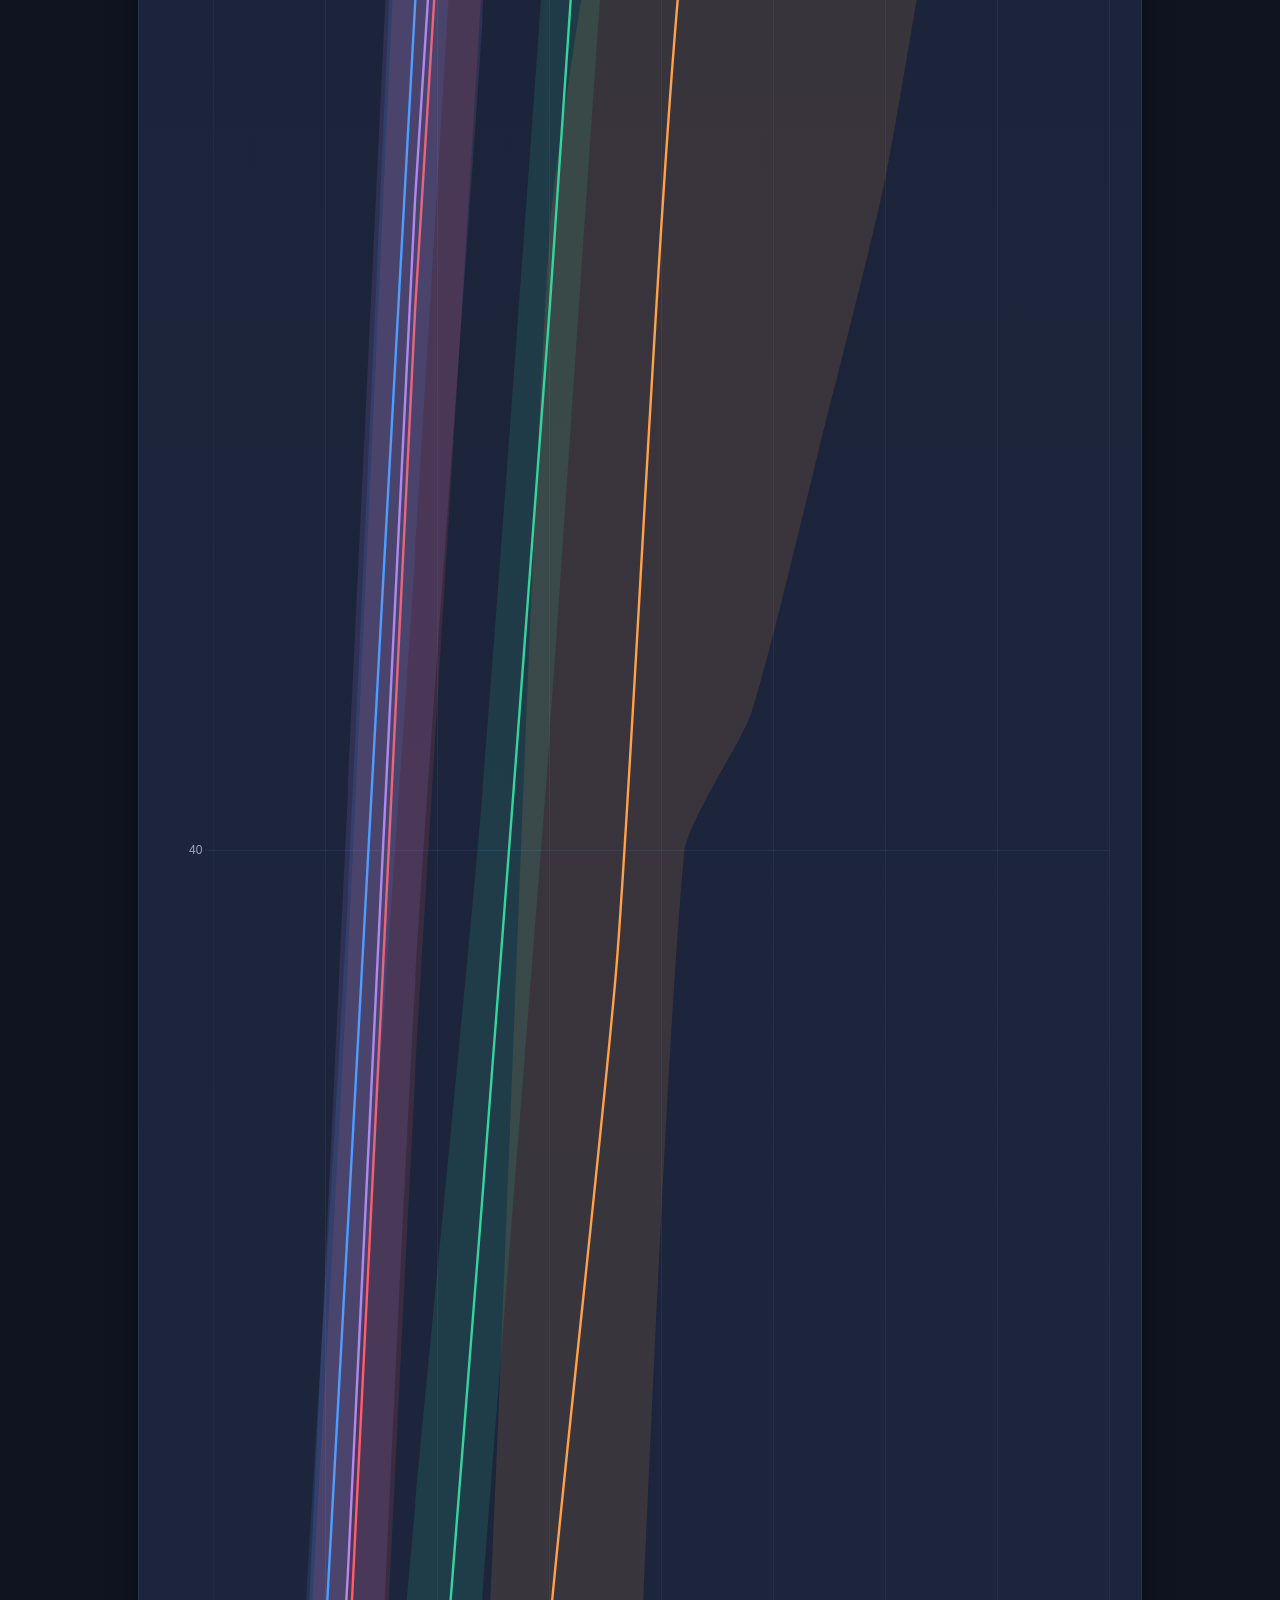
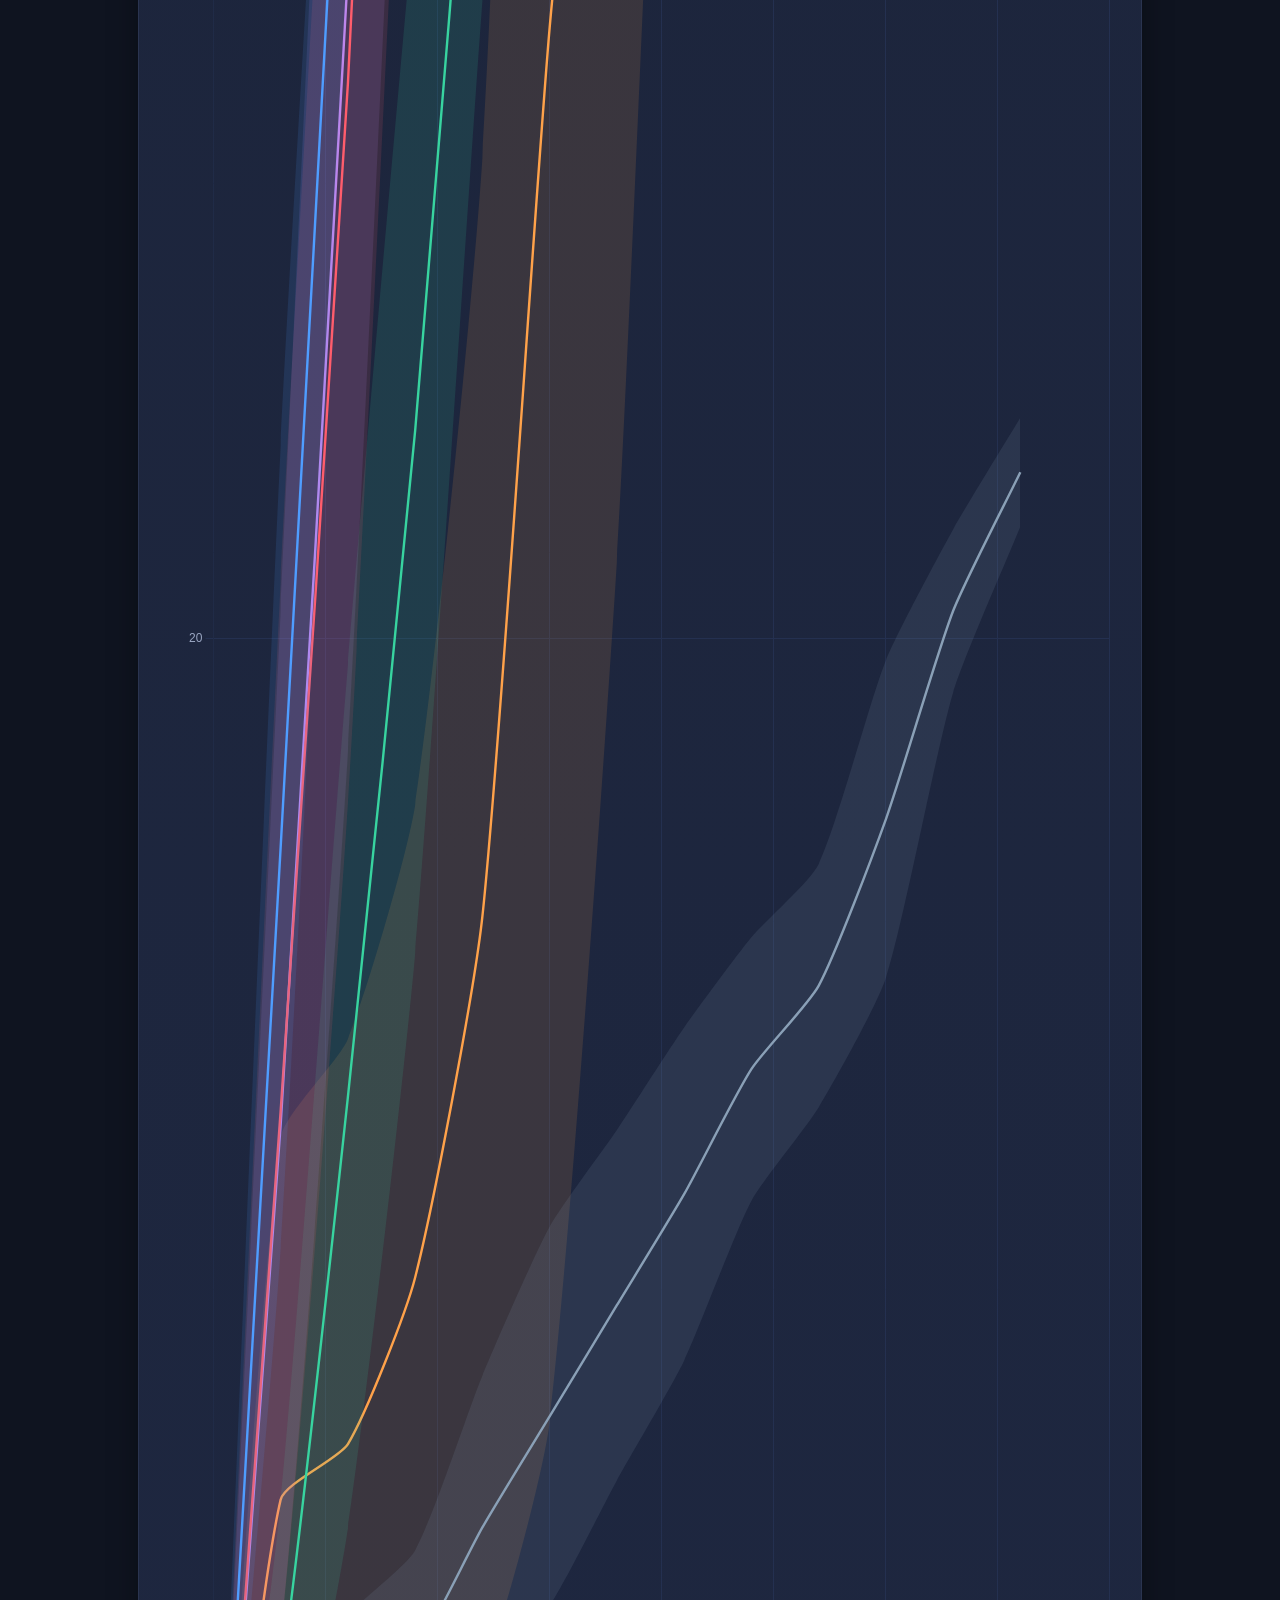
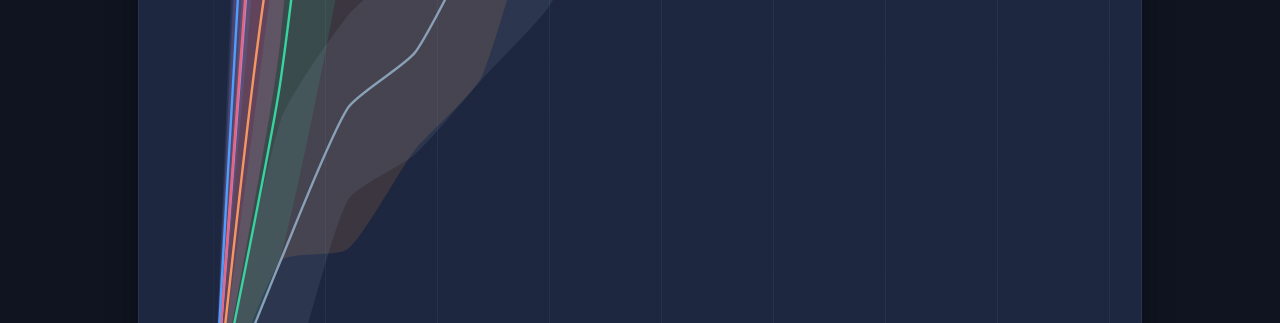
<file: web/replay/index.html>
<!doctype html>
<html lang="en">
<head>
<meta charset="utf-8">
<meta name="viewport" content="width=device-width,initial-scale=1">
<title>Discovery replay — Discovery Engine</title>
<link rel="stylesheet" href="../shared/site.css">
<link rel="stylesheet" href="styles.css">
</head>
<body>
<div class="wrap">
  <div class="top">
    <a class="brand" href="../" style="color:inherit">⬡ Discovery Engine</a>
    <nav>
      <a class="pill" href="../predict/">Predict</a>
      <a class="pill" href="../generator/">Generate</a>
      <a class="pill active" href="./">Replay</a>
      <a class="pill" href="../novelty/">Confidence</a>
      <a class="pill" href="../leaderboard/">Leaderboard</a>
      <a class="pill" href="../retro/">Synthesis</a>
    </nav>
  </div>

  <h1>Discovery replay</h1>
  <p class="sub" id="framing"></p>

  <div class="card" style="margin-top:14px">
    <div class="controls">
      <div>
        <label>Domain</label>
        <div class="btnrow">
          <button class="btn primary" id="dom-sc">Superconductor</button>
          <button class="btn" id="dom-mol">Molecule (solubility)</button>
        </div>
      </div>
      <div style="flex:1">
        <label>Acquisition strategies to overlay</label>
        <div class="checks" id="strat-checks"></div>
      </div>
    </div>

    <div class="playbar">
      <button class="btn primary" id="play">▶ Play</button>
      <button class="btn ghost" id="reset">⟲</button>
      <input type="range" id="scrub" min="0" max="100" value="100" style="flex:1">
      <span class="mono small" id="frame-label"></span>
    </div>

    <canvas id="chart" height="150"></canvas>
    <p class="small muted" id="chart-cap"></p>
  </div>

  <div class="card" style="margin-top:16px">
    <h2>Headline metrics <span class="tag" id="metrics-domain"></span></h2>
    <div class="tablewrap">
      <table id="metrics">
        <thead><tr>
          <th>strategy</th><th>hits so far</th><th>enrichment ×</th>
          <th>AUDC</th><th>acq. to <span id="halfK"></span> hits</th>
        </tr></thead>
        <tbody></tbody>
      </table>
    </div>
    <p class="note small" id="metrics-note"></p>
  </div>
</div>

<script src="../shared/caveats.js"></script>
<script src="../vendor/chart.umd.min.js"></script>
<script src="app.js"></script>
</body>
</html>
</file>
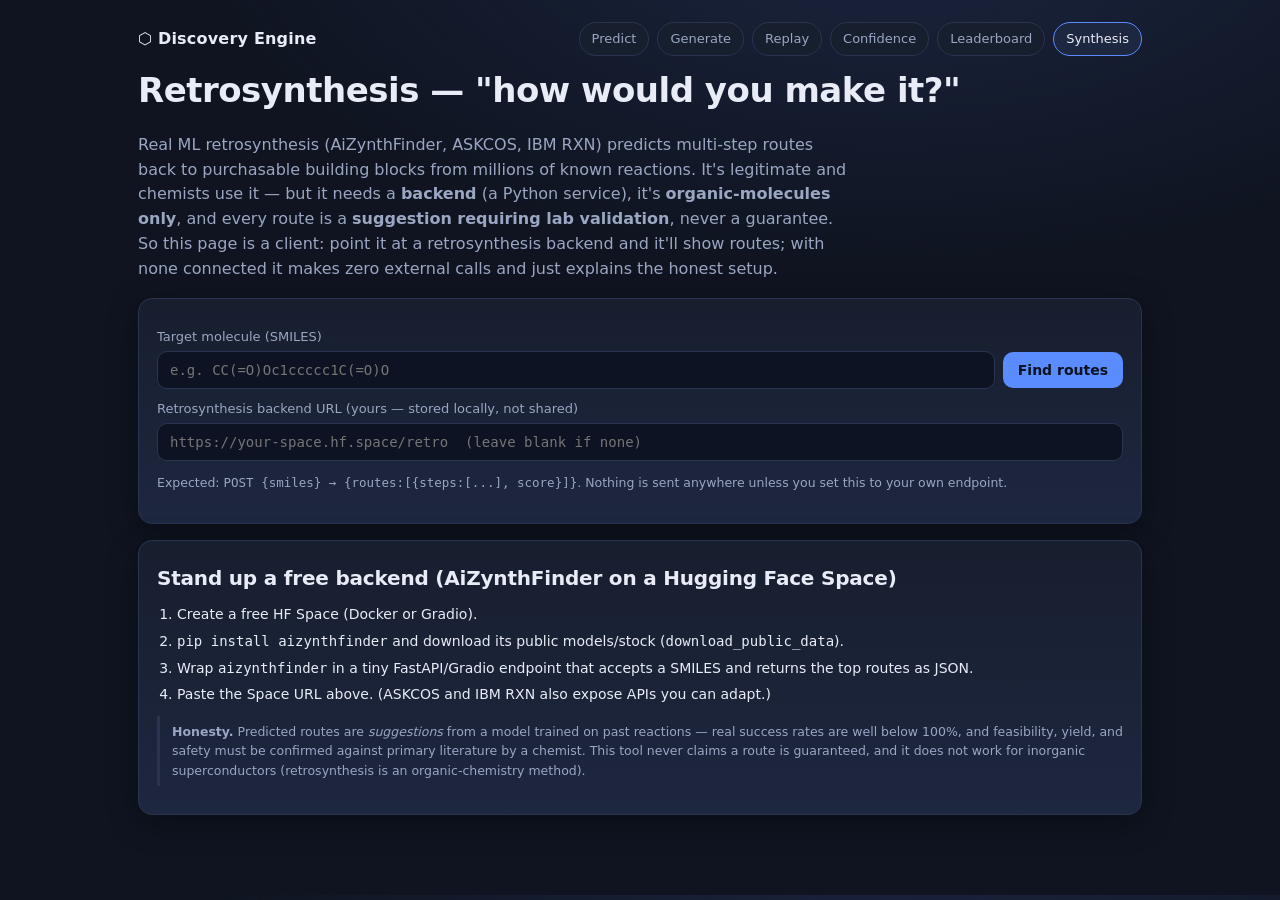
<file: web/retro/index.html>
<!doctype html>
<html lang="en">
<head>
<meta charset="utf-8">
<meta name="viewport" content="width=device-width,initial-scale=1">
<title>Retrosynthesis — Discovery Engine</title>
<link rel="stylesheet" href="../shared/site.css">
</head>
<body>
<div class="wrap">
  <div class="top">
    <a class="brand" href="../" style="color:inherit">⬡ Discovery Engine</a>
    <nav>
      <a class="pill" href="../predict/">Predict</a>
      <a class="pill" href="../generator/">Generate</a>
      <a class="pill" href="../replay/">Replay</a>
      <a class="pill" href="../novelty/">Confidence</a>
      <a class="pill" href="../leaderboard/">Leaderboard</a>
      <a class="pill active" href="./">Synthesis</a>
    </nav>
  </div>

  <h1>Retrosynthesis — "how would you make it?"</h1>
  <p class="sub">Real ML retrosynthesis (AiZynthFinder, ASKCOS, IBM RXN) predicts
    multi-step routes back to purchasable building blocks from millions of known
    reactions. It's legitimate and chemists use it — but it needs a <b>backend</b>
    (a Python service), it's <b>organic-molecules only</b>, and every route is a
    <b>suggestion requiring lab validation</b>, never a guarantee. So this page is a
    client: point it at a retrosynthesis backend and it'll show routes; with none
    connected it makes zero external calls and just explains the honest setup.</p>

  <div class="card" style="margin-top:14px">
    <label for="smiles">Target molecule (SMILES)</label>
    <div class="slider-row">
      <input type="text" id="smiles" placeholder="e.g. CC(=O)Oc1ccccc1C(=O)O" autocomplete="off">
      <button class="btn primary" id="go">Find routes</button>
    </div>
    <label for="endpoint">Retrosynthesis backend URL (yours — stored locally, not shared)</label>
    <input type="text" id="endpoint" placeholder="https://your-space.hf.space/retro  (leave blank if none)">
    <p class="small muted">Expected: <span class="mono">POST {smiles} → {routes:[{steps:[...], score}]}</span>.
      Nothing is sent anywhere unless you set this to your own endpoint.</p>
    <div class="alert" id="gate"></div>
    <div id="routes"></div>
  </div>

  <div class="card" style="margin-top:16px">
    <h2>Stand up a free backend (AiZynthFinder on a Hugging Face Space)</h2>
    <ol class="synth-steps">
      <li>Create a free HF Space (Docker or Gradio).</li>
      <li><span class="mono">pip install aizynthfinder</span> and download its public models/stock (<span class="mono">download_public_data</span>).</li>
      <li>Wrap <span class="mono">aizynthfinder</span> in a tiny FastAPI/Gradio endpoint that accepts a SMILES and returns the top routes as JSON.</li>
      <li>Paste the Space URL above. (ASKCOS and IBM RXN also expose APIs you can adapt.)</li>
    </ol>
    <p class="note small" id="honesty"></p>
  </div>
</div>

<script src="../shared/caveats.js"></script>
<script src="app.js"></script>
</body>
</html>
</file>
<file: web/shared/site.css>
:root{
  --bg:#0f1420; --panel:#171e2e; --panel2:#1e2740; --ink:#e8ecf6;
  --muted:#9aa6c2; --line:#2a3450; --accent:#5b8cff; --accent2:#38d39f;
  --warn:#ffb020; --danger:#ff5d6c; --alea:#f0a04b; --epi:#5b8cff;
  --radius:14px; --shadow:0 8px 30px rgba(0,0,0,.35);
  --mono:ui-monospace,"SF Mono",Menlo,Consolas,monospace;
  --sans:system-ui,-apple-system,"Segoe UI",Roboto,Helvetica,Arial,sans-serif;
}
*{box-sizing:border-box}
html,body{margin:0}
body{
  background:radial-gradient(1200px 600px at 70% -10%,#1b2540 0,transparent 60%),var(--bg);
  color:var(--ink); font-family:var(--sans); line-height:1.55;
  -webkit-font-smoothing:antialiased;
}
a{color:var(--accent);text-decoration:none}
a:hover{text-decoration:underline}
.wrap{max-width:1040px;margin:0 auto;padding:22px 18px 80px}
.top{display:flex;align-items:center;gap:14px;flex-wrap:wrap;margin-bottom:8px}
.top .brand{font-weight:700;letter-spacing:.2px}
.top nav{margin-left:auto;display:flex;gap:8px;flex-wrap:wrap}
.pill{padding:6px 12px;border:1px solid var(--line);border-radius:999px;
  color:var(--muted);font-size:13px;background:var(--panel)}
.pill.active{color:var(--ink);border-color:var(--accent);background:var(--panel2)}
h1{font-size:clamp(24px,4vw,34px);margin:.2em 0 .1em;letter-spacing:-.5px}
h2{font-size:20px;margin:.2em 0 .5em;letter-spacing:-.2px}
.sub{color:var(--muted);max-width:70ch}
.grid{display:grid;gap:18px}
@media(min-width:860px){.grid.cols2{grid-template-columns:1fr 1fr}}
.card{background:linear-gradient(180deg,var(--panel),var(--panel2));
  border:1px solid var(--line);border-radius:var(--radius);
  padding:18px;box-shadow:var(--shadow)}
.card h2{display:flex;align-items:center;gap:10px}
.tag{font-size:11px;font-weight:600;text-transform:uppercase;letter-spacing:.6px;
  padding:3px 8px;border-radius:6px;border:1px solid var(--line);color:var(--muted)}
.tag.live{color:#0b1220;background:var(--accent2);border-color:transparent}
.tag.pre{color:#0b1220;background:var(--warn);border-color:transparent}
label{display:block;font-size:13px;color:var(--muted);margin:10px 0 4px}
input[type=range]{width:100%;accent-color:var(--accent)}
input[type=text],select{width:100%;padding:10px 12px;background:#0d1322;color:var(--ink);
  border:1px solid var(--line);border-radius:10px;font-family:var(--mono);font-size:14px}
.slider-row{display:grid;grid-template-columns:1fr auto;gap:8px;align-items:center}
.slider-row .val{font-family:var(--mono);font-size:13px;color:var(--ink);min-width:64px;text-align:right}
.slider-row .nm{font-size:12.5px;color:var(--muted)}
button{cursor:pointer;font-family:inherit}
.btn{padding:9px 14px;border-radius:10px;border:1px solid var(--line);
  background:var(--panel2);color:var(--ink);font-size:14px;font-weight:600}
.btn:hover{border-color:var(--accent)}
.btn.primary{background:var(--accent);border-color:transparent;color:#0b1220}
.btn.ghost{background:transparent}
.btnrow{display:flex;gap:8px;flex-wrap:wrap;margin:6px 0 2px}
.readout{font-family:var(--mono)}
.big{font-size:40px;font-weight:700;letter-spacing:-1px}
.pm{color:var(--muted);font-size:18px}
.bar{height:14px;border-radius:8px;background:#0d1322;overflow:hidden;display:flex;border:1px solid var(--line)}
.bar .alea{background:var(--alea)}
.bar .epi{background:var(--epi)}
.legend{display:flex;gap:16px;flex-wrap:wrap;font-size:12.5px;color:var(--muted);margin-top:8px}
.legend .sw{display:inline-block;width:11px;height:11px;border-radius:3px;margin-right:6px;vertical-align:middle}
.note{font-size:13px;color:var(--muted);border-left:3px solid var(--line);padding:6px 0 6px 12px;margin:10px 0}
.alert{border:1px solid var(--warn);background:rgba(255,176,32,.10);color:#ffe4ad;
  border-radius:10px;padding:10px 12px;font-size:13.5px;margin:10px 0;display:none}
.alert.show{display:block}
.alert.ok{border-color:var(--accent2);background:rgba(56,211,159,.08);color:#bff3df}
.footer-caveat{margin-top:22px;border:1px dashed var(--line);border-radius:12px;
  padding:14px 16px;background:rgba(255,93,108,.05);color:#f4c7cd;font-size:13px}
.footer-caveat b{color:#ffd7dc}
.kpis{display:flex;gap:10px;flex-wrap:wrap}
.kpi{flex:1;min-width:120px;background:#0d1322;border:1px solid var(--line);
  border-radius:10px;padding:10px 12px}
.kpi .l{font-size:11px;text-transform:uppercase;letter-spacing:.5px;color:var(--muted)}
.kpi .v{font-family:var(--mono);font-size:20px;margin-top:2px}
.checks{display:flex;gap:8px;flex-wrap:wrap}
.chk{display:flex;align-items:center;gap:7px;padding:6px 10px;border:1px solid var(--line);
  border-radius:999px;font-size:13px;background:var(--panel);cursor:pointer;user-select:none}
.chk input{accent-color:var(--accent)}
.muted{color:var(--muted)}
.mono{font-family:var(--mono)}
.small{font-size:12.5px}
canvas{max-width:100%}
.spinner{display:inline-block;width:14px;height:14px;border:2px solid var(--line);
  border-top-color:var(--accent);border-radius:50%;animation:spin .8s linear infinite;vertical-align:-2px}
@keyframes spin{to{transform:rotate(360deg)}}
.hero-cards{display:grid;gap:16px}
@media(min-width:760px){.hero-cards{grid-template-columns:1fr 1fr}}
.hero-card{display:block;padding:20px;border-radius:var(--radius);border:1px solid var(--line);
  background:linear-gradient(180deg,var(--panel),var(--panel2));box-shadow:var(--shadow);
  transition:transform .12s ease,border-color .12s ease}
.hero-card:hover{transform:translateY(-3px);border-color:var(--accent);text-decoration:none}
.modal{position:fixed;inset:0;background:rgba(6,10,18,.72);display:none;
  align-items:center;justify-content:center;padding:16px;z-index:50}
.modal.show{display:flex}
.modal-box{background:var(--panel2);border:1px solid var(--line);border-radius:16px;
  padding:18px;max-width:560px;width:100%;box-shadow:var(--shadow);max-height:92vh;overflow:auto}
.modal-head{display:flex;align-items:center;justify-content:space-between;margin-bottom:12px}
#jsme-container{background:#fff;border-radius:10px}
.molstruct{width:150px;height:120px;background:#fff;border-radius:10px;display:flex;
  align-items:center;justify-content:center;overflow:hidden;position:relative;flex:0 0 auto}
.molstruct svg{max-width:148px;max-height:118px}
.molstruct.d3{background:#0b1120}
.synth-steps{margin:8px 0;padding-left:20px}
.synth-steps li{margin:5px 0;font-size:14px}
.synth-refs{font-size:12.5px;color:var(--muted)}
.synth-danger{border:1px solid var(--danger);background:rgba(255,93,108,.08);
  color:#ffc9cf;border-radius:10px;padding:10px 12px;font-size:13px;margin:10px 0}
.hero-card .emoji{font-size:26px}
.hero-card h3{margin:8px 0 4px;color:var(--ink)}
.hero-card p{margin:0;color:var(--muted);font-size:14px}
</file>
<file: web/replay/styles.css>
/* Experience B page-specific tweaks (base styles in ../shared/site.css). */
.controls { display: flex; gap: 20px; flex-wrap: wrap; align-items: flex-start; }
.playbar { display: flex; align-items: center; gap: 10px; margin: 16px 0 6px; }
.tablewrap { overflow-x: auto; }
table { width: 100%; border-collapse: collapse; font-size: 14px; }
th, td { text-align: right; padding: 8px 10px; border-bottom: 1px solid var(--line); }
th:first-child, td:first-child { text-align: left; }
td.mono, th { font-family: var(--mono); }
td .dot { display: inline-block; width: 10px; height: 10px; border-radius: 3px; margin-right: 8px; vertical-align: middle; }
tbody tr.off { opacity: .35; }
</file>
<file: web/predict/styles.css>
/* Experience A page-specific tweaks (base styles in ../shared/site.css). */
#sc-sliders > div { margin-bottom: 10px; }
#sc-presets .btn { font-size: 13px; }
.readout { display: flex; align-items: baseline; gap: 10px; flex-wrap: wrap; }
#mol-select { margin-top: 4px; }
</file>
